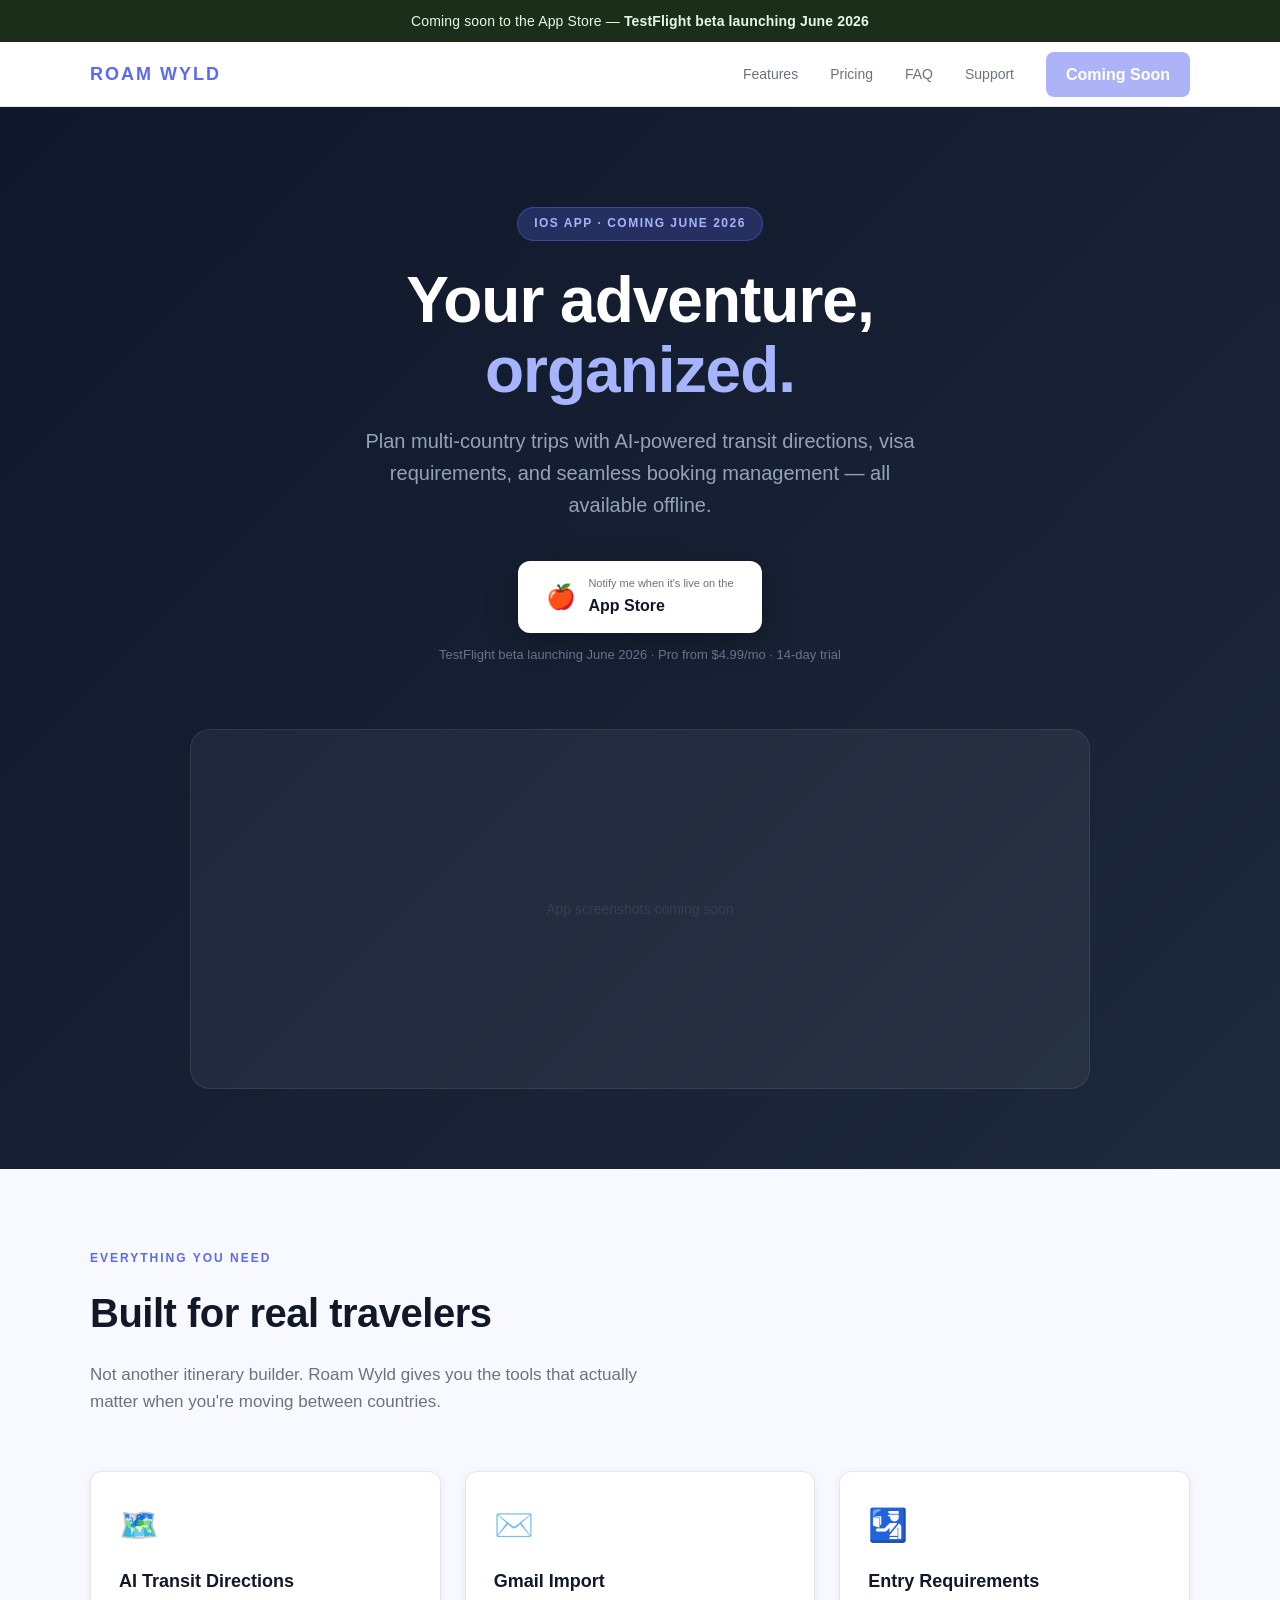
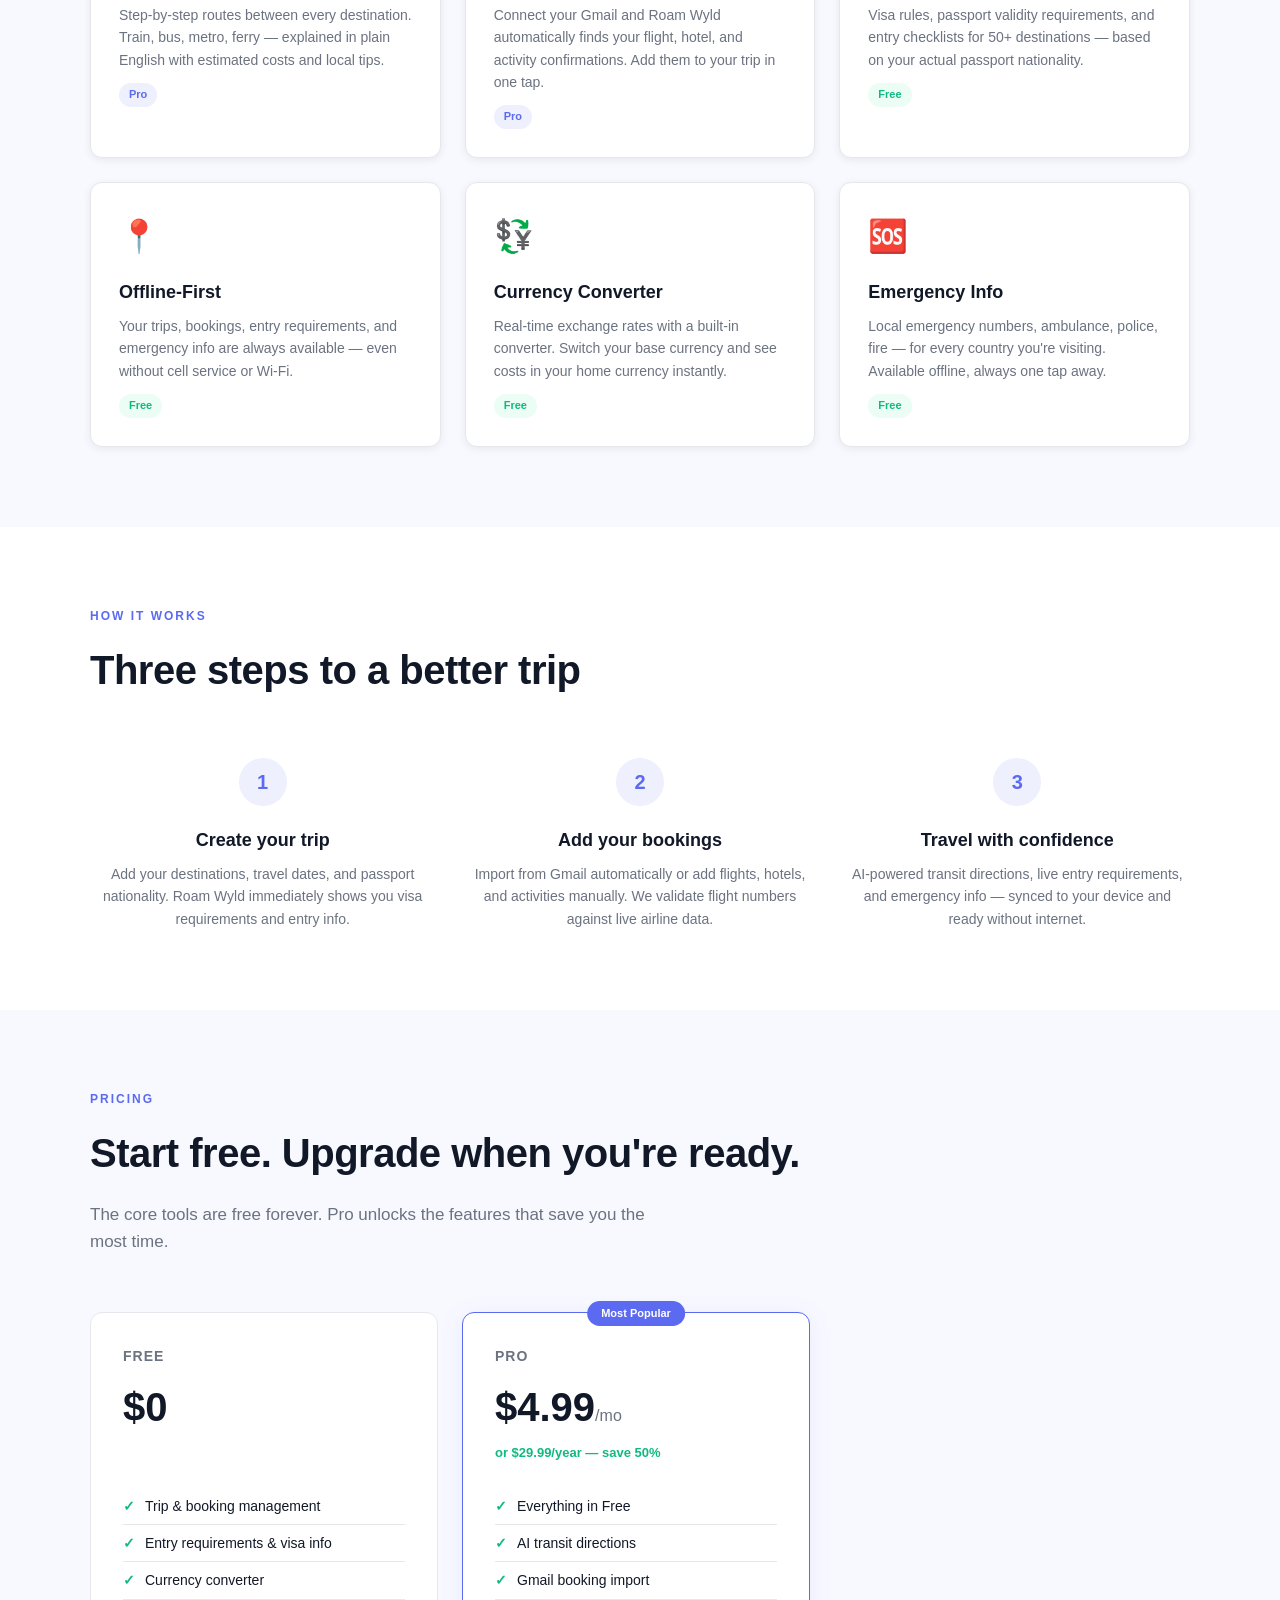
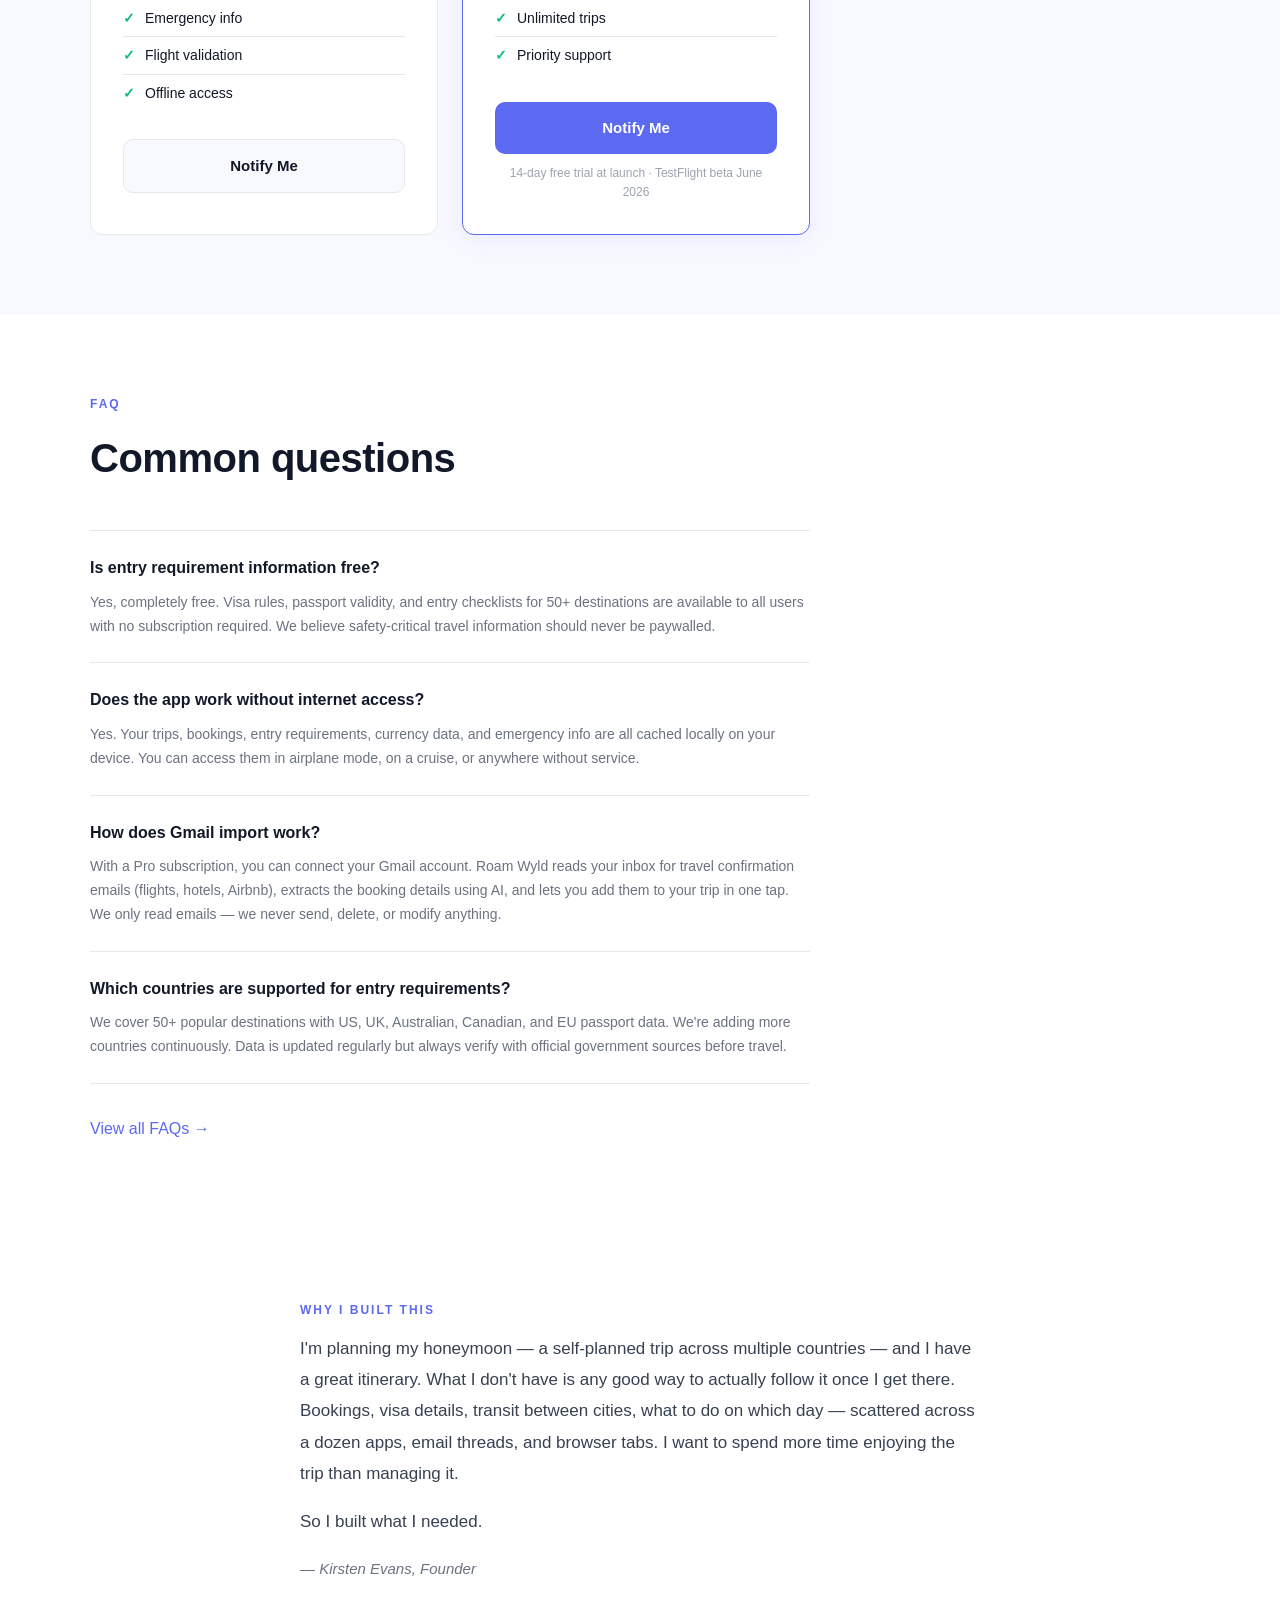
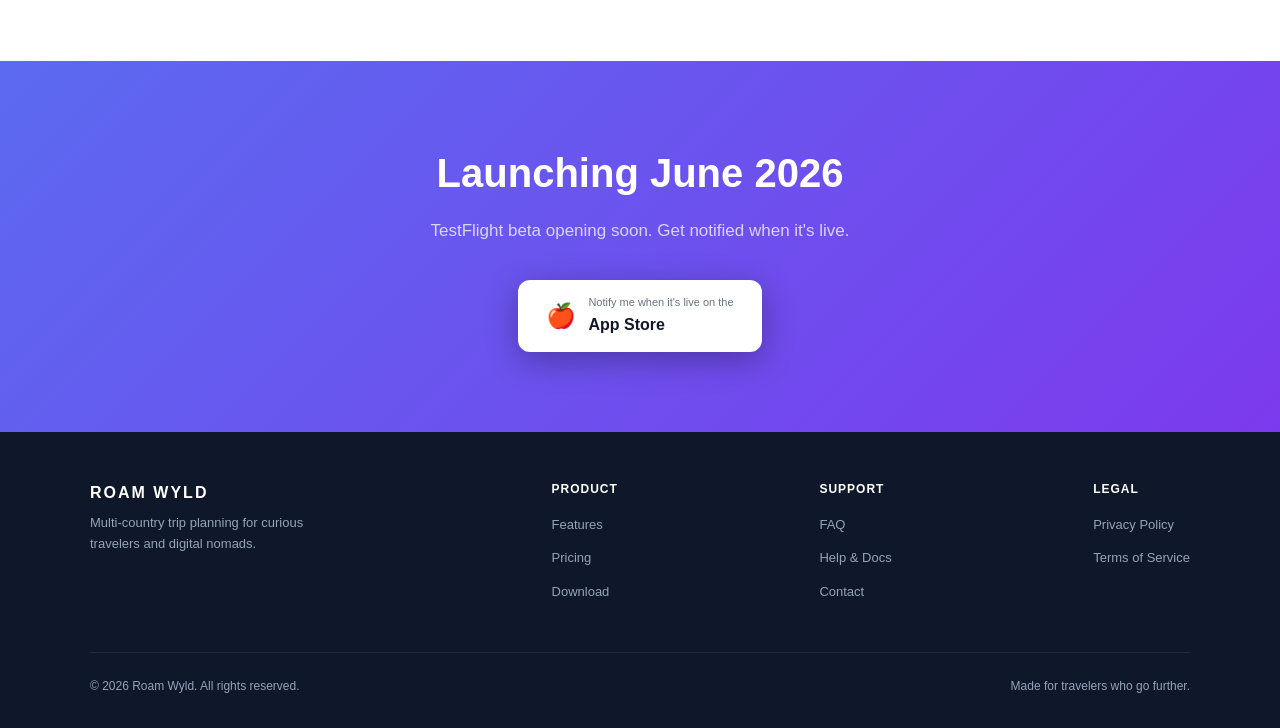
<file: index.html>
<!DOCTYPE html>
<html lang="en">
<head>
  <meta charset="UTF-8" />
  <meta name="viewport" content="width=device-width, initial-scale=1.0" />
  <title>Roam Wyld — Your Adventure, Organized</title>
  <meta name="description" content="Plan multi-country trips with AI-powered transit directions, visa requirements, Gmail booking import, and offline-first travel tools." />
  <meta property="og:title" content="Roam Wyld — Your Adventure, Organized" />
  <meta property="og:description" content="AI transit directions, visa requirements, Gmail import, and offline maps. Everything you need for your next adventure." />
  <meta property="og:type" content="website" />
  <meta property="og:url" content="https://roamwyld.app" />
  <link rel="stylesheet" href="style.css" />
  <script>
    !function(t,e){var o,n,p,r;e.__SV||(window.posthog=e,e._i=[],e.init=function(i,s,a){function g(t,e){var o=e.split(".");2==o.length&&(t=t[o[0]],e=o[1]);t[e]=function(){t.push([e].concat(Array.prototype.slice.call(arguments,0)))}}(p=t.createElement("script")).type="text/javascript",p.crossOrigin="anonymous",p.async=!0,p.src=s.api_host.replace(".i.posthog.com","-assets.i.posthog.com")+"/static/array.js",(r=t.getElementsByTagName("script")[0]).parentNode.insertBefore(p,r);var u=e;for(void 0!==a?u=e[a]=[]:a="posthog",u.people=u.people||[],u.toString=function(t){var e="posthog";return"posthog"!==a&&(e+="."+a),t||(e+=" (stub)"),e},u.people.toString=function(){return u.toString(1)+" (stub)"},o="capture identify alias people.set people.set_once set_config register register_once unregister opt_out_capturing has_opted_out_capturing opt_in_capturing reset isFeatureEnabled onFeatureFlags getFeatureFlag getFeatureFlagPayload reloadFeatureFlags group updateEarlyAccessFeatureEnrollment getEarlyAccessFeatures getActiveMatchingSurveys getSurveys onSessionId setPersonPropertiesForFlags".split(" "),n=0;n<o.length;n++)g(u,o[n]);e._i.push([i,s,a])},e.__SV=1)}(document,window.posthog||(window.posthog=[]));
    posthog.init('phc_uDBUoRnf2v2D2bRngUqBGKkCqaQuQaiWokRHupjGr9HW', {api_host: 'https://us.i.posthog.com', person_profiles: 'identified_only'})
  </script>
</head>
<body>

<div style="background:#1a2e1a;color:#e8f5e8;text-align:center;padding:10px 16px;font-size:14px;font-weight:500;letter-spacing:0.01em;">
  Coming soon to the App Store — <strong>TestFlight beta launching June 2026</strong>
</div>

<nav>
  <div class="nav-inner">
    <a href="/" class="nav-logo">ROAM WYLD</a>
    <div class="nav-links">
      <a href="#features" class="nav-link-hide">Features</a>
      <a href="#pricing" class="nav-link-hide">Pricing</a>
      <a href="faq.html" class="nav-link-hide">FAQ</a>
      <a href="support.html" class="nav-link-hide">Support</a>
      <span class="nav-cta" style="opacity:0.5;cursor:default;">Coming Soon</span>
    </div>
  </div>
</nav>

<!-- HERO -->
<section class="hero">
  <div class="hero-badge">iOS App · Coming June 2026</div>
  <h1>Your adventure,<br><span>organized.</span></h1>
  <p>Plan multi-country trips with AI-powered transit directions, visa requirements, and seamless booking management — all available offline.</p>
  <div class="hero-actions">
    <a href="mailto:support@roamwyld.app?subject=Notify me when Roam Wyld launches" class="btn-appstore" id="download">
      <span class="btn-appstore-icon">🍎</span>
      <span class="btn-appstore-text">
        <span class="btn-appstore-sub">Notify me when it's live on the</span>
        App Store
      </span>
    </a>
    <span class="hero-meta">TestFlight beta launching June 2026 · Pro from $4.99/mo · 14-day trial</span>
  </div>
  <div class="hero-screenshot">
    <span class="hero-screenshot-placeholder">App screenshots coming soon</span>
  </div>
</section>

<!-- FEATURES -->
<section class="features-bg" id="features">
  <div class="section-inner">
    <p class="section-label">Everything you need</p>
    <h2 class="section-title">Built for real travelers</h2>
    <p class="section-sub">Not another itinerary builder. Roam Wyld gives you the tools that actually matter when you're moving between countries.</p>

    <div class="features-grid">
      <div class="feature-card">
        <span class="feature-icon">🗺️</span>
        <h3>AI Transit Directions</h3>
        <p>Step-by-step routes between every destination. Train, bus, metro, ferry — explained in plain English with estimated costs and local tips.</p>
        <span class="feature-badge badge-pro">Pro</span>
      </div>
      <div class="feature-card">
        <span class="feature-icon">✉️</span>
        <h3>Gmail Import</h3>
        <p>Connect your Gmail and Roam Wyld automatically finds your flight, hotel, and activity confirmations. Add them to your trip in one tap.</p>
        <span class="feature-badge badge-pro">Pro</span>
      </div>
      <div class="feature-card">
        <span class="feature-icon">🛂</span>
        <h3>Entry Requirements</h3>
        <p>Visa rules, passport validity requirements, and entry checklists for 50+ destinations — based on your actual passport nationality.</p>
        <span class="feature-badge badge-free">Free</span>
      </div>
      <div class="feature-card">
        <span class="feature-icon">📍</span>
        <h3>Offline-First</h3>
        <p>Your trips, bookings, entry requirements, and emergency info are always available — even without cell service or Wi-Fi.</p>
        <span class="feature-badge badge-free">Free</span>
      </div>
      <div class="feature-card">
        <span class="feature-icon">💱</span>
        <h3>Currency Converter</h3>
        <p>Real-time exchange rates with a built-in converter. Switch your base currency and see costs in your home currency instantly.</p>
        <span class="feature-badge badge-free">Free</span>
      </div>
      <div class="feature-card">
        <span class="feature-icon">🆘</span>
        <h3>Emergency Info</h3>
        <p>Local emergency numbers, ambulance, police, fire — for every country you're visiting. Available offline, always one tap away.</p>
        <span class="feature-badge badge-free">Free</span>
      </div>
    </div>
  </div>
</section>

<!-- HOW IT WORKS -->
<section>
  <div class="section-inner">
    <p class="section-label">How it works</p>
    <h2 class="section-title">Three steps to a better trip</h2>
    <div class="steps">
      <div class="step">
        <div class="step-number">1</div>
        <h3>Create your trip</h3>
        <p>Add your destinations, travel dates, and passport nationality. Roam Wyld immediately shows you visa requirements and entry info.</p>
      </div>
      <div class="step">
        <div class="step-number">2</div>
        <h3>Add your bookings</h3>
        <p>Import from Gmail automatically or add flights, hotels, and activities manually. We validate flight numbers against live airline data.</p>
      </div>
      <div class="step">
        <div class="step-number">3</div>
        <h3>Travel with confidence</h3>
        <p>AI-powered transit directions, live entry requirements, and emergency info — synced to your device and ready without internet.</p>
      </div>
    </div>
  </div>
</section>

<!-- PRICING -->
<section class="pricing-bg" id="pricing">
  <div class="section-inner">
    <p class="section-label">Pricing</p>
    <h2 class="section-title">Start free. Upgrade when you're ready.</h2>
    <p class="section-sub">The core tools are free forever. Pro unlocks the features that save you the most time.</p>
    <div class="pricing-grid">
      <div class="pricing-card">
        <div class="pricing-name">Free</div>
        <div class="pricing-price">$0</div>
        <div class="pricing-annual">&nbsp;</div>
        <ul class="pricing-features">
          <li><span class="check">✓</span> Trip & booking management</li>
          <li><span class="check">✓</span> Entry requirements & visa info</li>
          <li><span class="check">✓</span> Currency converter</li>
          <li><span class="check">✓</span> Emergency info</li>
          <li><span class="check">✓</span> Flight validation</li>
          <li><span class="check">✓</span> Offline access</li>
        </ul>
        <a href="mailto:support@roamwyld.app?subject=Notify me when Roam Wyld launches" class="pricing-btn pricing-btn-secondary">Notify Me</a>
      </div>
      <div class="pricing-card featured">
        <div class="pricing-badge">Most Popular</div>
        <div class="pricing-name">Pro</div>
        <div class="pricing-price">$4.99<span>/mo</span></div>
        <div class="pricing-annual">or $29.99/year — save 50%</div>
        <ul class="pricing-features">
          <li><span class="check">✓</span> Everything in Free</li>
          <li><span class="check">✓</span> AI transit directions</li>
          <li><span class="check">✓</span> Gmail booking import</li>
          <li><span class="check">✓</span> Unlimited trips</li>
          <li><span class="check">✓</span> Priority support</li>
        </ul>
        <a href="mailto:support@roamwyld.app?subject=Notify me when Roam Wyld launches" class="pricing-btn pricing-btn-primary">Notify Me</a>
        <p class="pricing-trial">14-day free trial at launch · TestFlight beta June 2026</p>
      </div>
    </div>
  </div>
</section>

<!-- FAQ PREVIEW -->
<section>
  <div class="section-inner">
    <p class="section-label">FAQ</p>
    <h2 class="section-title">Common questions</h2>
    <div class="faq-list">
      <div class="faq-item">
        <p class="faq-q">Is entry requirement information free?</p>
        <p class="faq-a">Yes, completely free. Visa rules, passport validity, and entry checklists for 50+ destinations are available to all users with no subscription required. We believe safety-critical travel information should never be paywalled.</p>
      </div>
      <div class="faq-item">
        <p class="faq-q">Does the app work without internet access?</p>
        <p class="faq-a">Yes. Your trips, bookings, entry requirements, currency data, and emergency info are all cached locally on your device. You can access them in airplane mode, on a cruise, or anywhere without service.</p>
      </div>
      <div class="faq-item">
        <p class="faq-q">How does Gmail import work?</p>
        <p class="faq-a">With a Pro subscription, you can connect your Gmail account. Roam Wyld reads your inbox for travel confirmation emails (flights, hotels, Airbnb), extracts the booking details using AI, and lets you add them to your trip in one tap. We only read emails — we never send, delete, or modify anything.</p>
      </div>
      <div class="faq-item">
        <p class="faq-q">Which countries are supported for entry requirements?</p>
        <p class="faq-a">We cover 50+ popular destinations with US, UK, Australian, Canadian, and EU passport data. We're adding more countries continuously. Data is updated regularly but always verify with official government sources before travel.</p>
      </div>
    </div>
    <p style="margin-top:32px;"><a href="faq.html">View all FAQs →</a></p>
  </div>
</section>

<!-- CTA -->
<!-- FOUNDER -->
<section>
  <div class="section-inner" style="max-width:680px;">
    <p class="section-label">Why I built this</p>
    <p style="font-size:17px;line-height:1.85;color:#374151;margin-bottom:16px;">
      I'm planning my honeymoon — a self-planned trip across multiple countries — and I have a great itinerary. What I don't have is any good way to actually follow it once I get there. Bookings, visa details, transit between cities, what to do on which day — scattered across a dozen apps, email threads, and browser tabs. I want to spend more time enjoying the trip than managing it.
    </p>
    <p style="font-size:17px;line-height:1.85;color:#374151;margin-bottom:20px;">
      So I built what I needed.
    </p>
    <p style="font-size:15px;color:#6B7280;font-style:italic;">— Kirsten Evans, Founder</p>
  </div>
</section>

<div class="cta-band">
  <h2>Launching June 2026</h2>
  <p>TestFlight beta opening soon. Get notified when it's live.</p>
  <a href="mailto:support@roamwyld.app?subject=Notify me when Roam Wyld launches" class="btn-appstore" style="display:inline-flex;">
    <span class="btn-appstore-icon">🍎</span>
    <span class="btn-appstore-text">
      <span class="btn-appstore-sub">Notify me when it's live on the</span>
      App Store
    </span>
  </a>
</div>

<footer>
  <div class="footer-inner">
    <div class="footer-top">
      <div class="footer-brand">
        <div class="logo">ROAM WYLD</div>
        <p>Multi-country trip planning for curious travelers and digital nomads.</p>
      </div>
      <div class="footer-links">
        <h4>Product</h4>
        <ul>
          <li><a href="#features">Features</a></li>
          <li><a href="#pricing">Pricing</a></li>
          <li><a href="#download">Download</a></li>
        </ul>
      </div>
      <div class="footer-links">
        <h4>Support</h4>
        <ul>
          <li><a href="faq.html">FAQ</a></li>
          <li><a href="support.html">Help & Docs</a></li>
          <li><a href="mailto:support@roamwyld.app">Contact</a></li>
        </ul>
      </div>
      <div class="footer-links">
        <h4>Legal</h4>
        <ul>
          <li><a href="privacy.html">Privacy Policy</a></li>
          <li><a href="terms.html">Terms of Service</a></li>
        </ul>
      </div>
    </div>
    <div class="footer-bottom">
      <span>© 2026 Roam Wyld. All rights reserved.</span>
      <span>Made for travelers who go further.</span>
    </div>
  </div>
</footer>

</body>
</html>
</file>
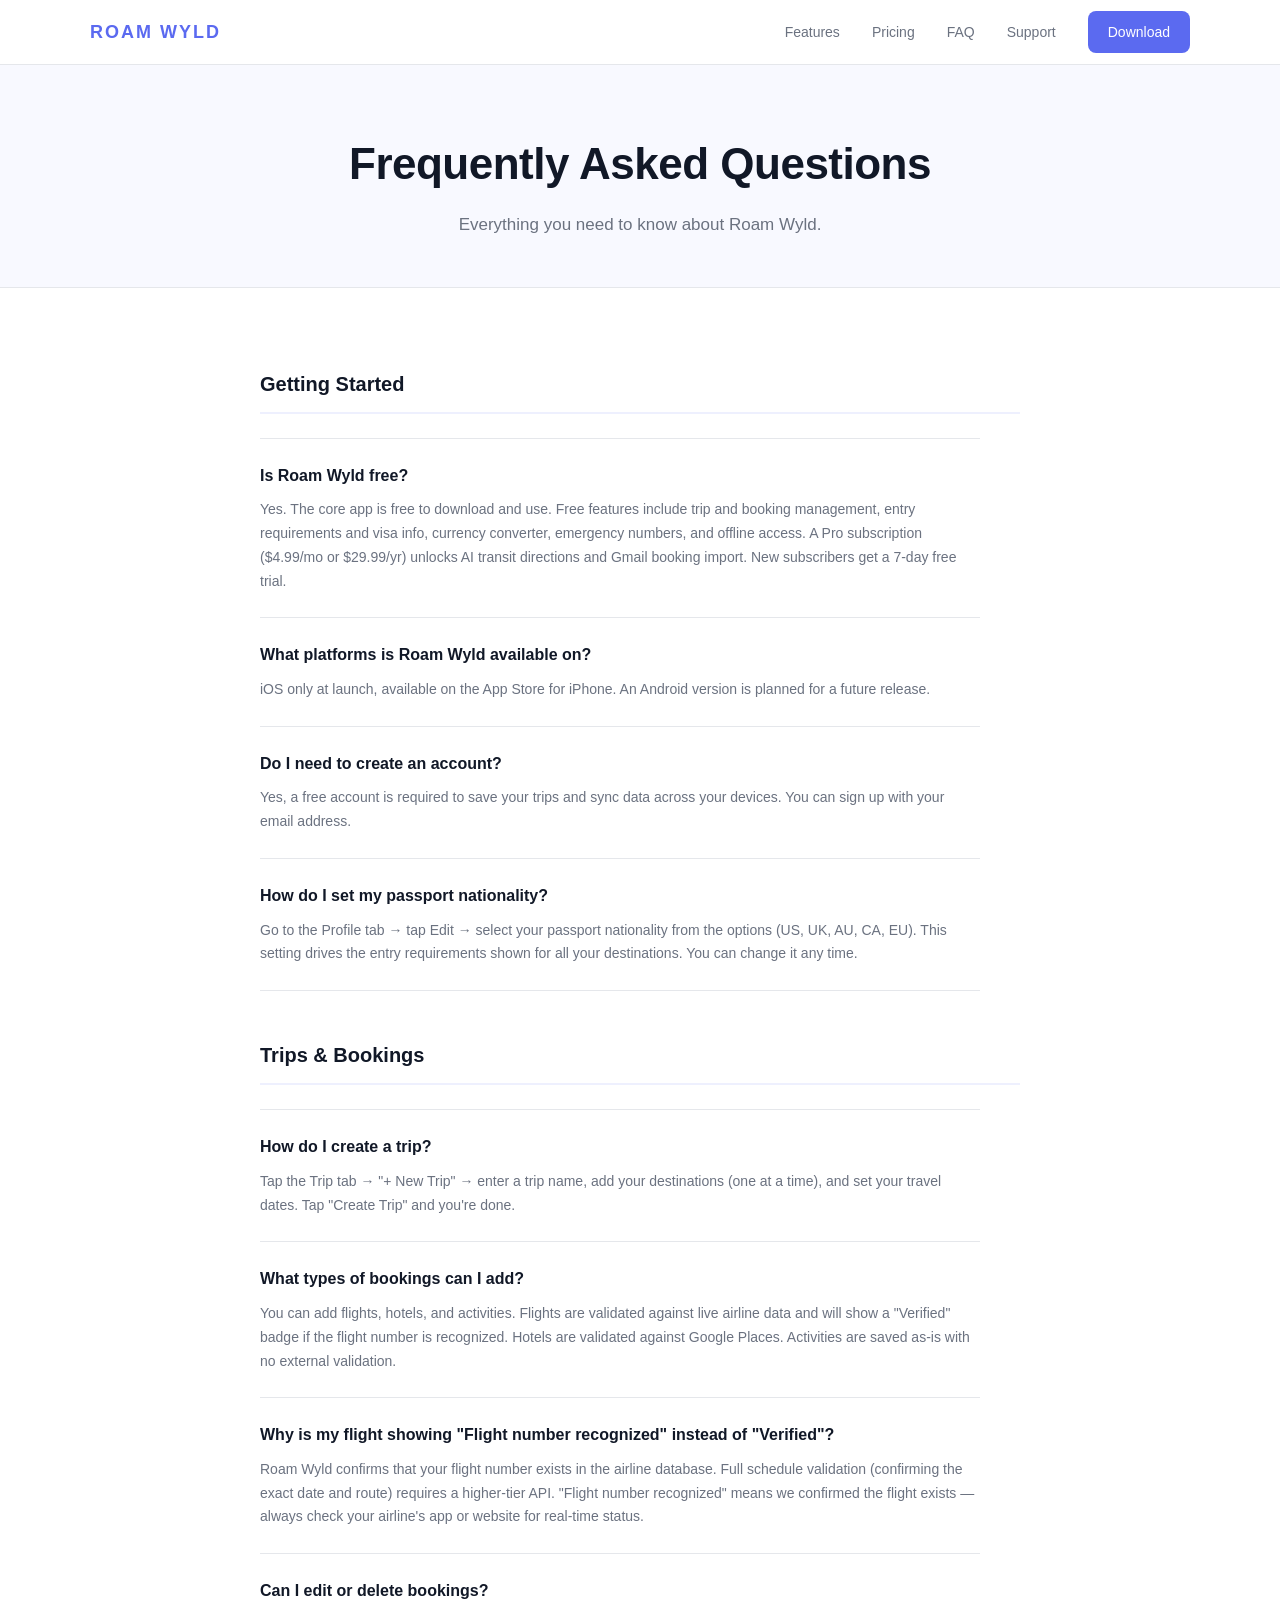
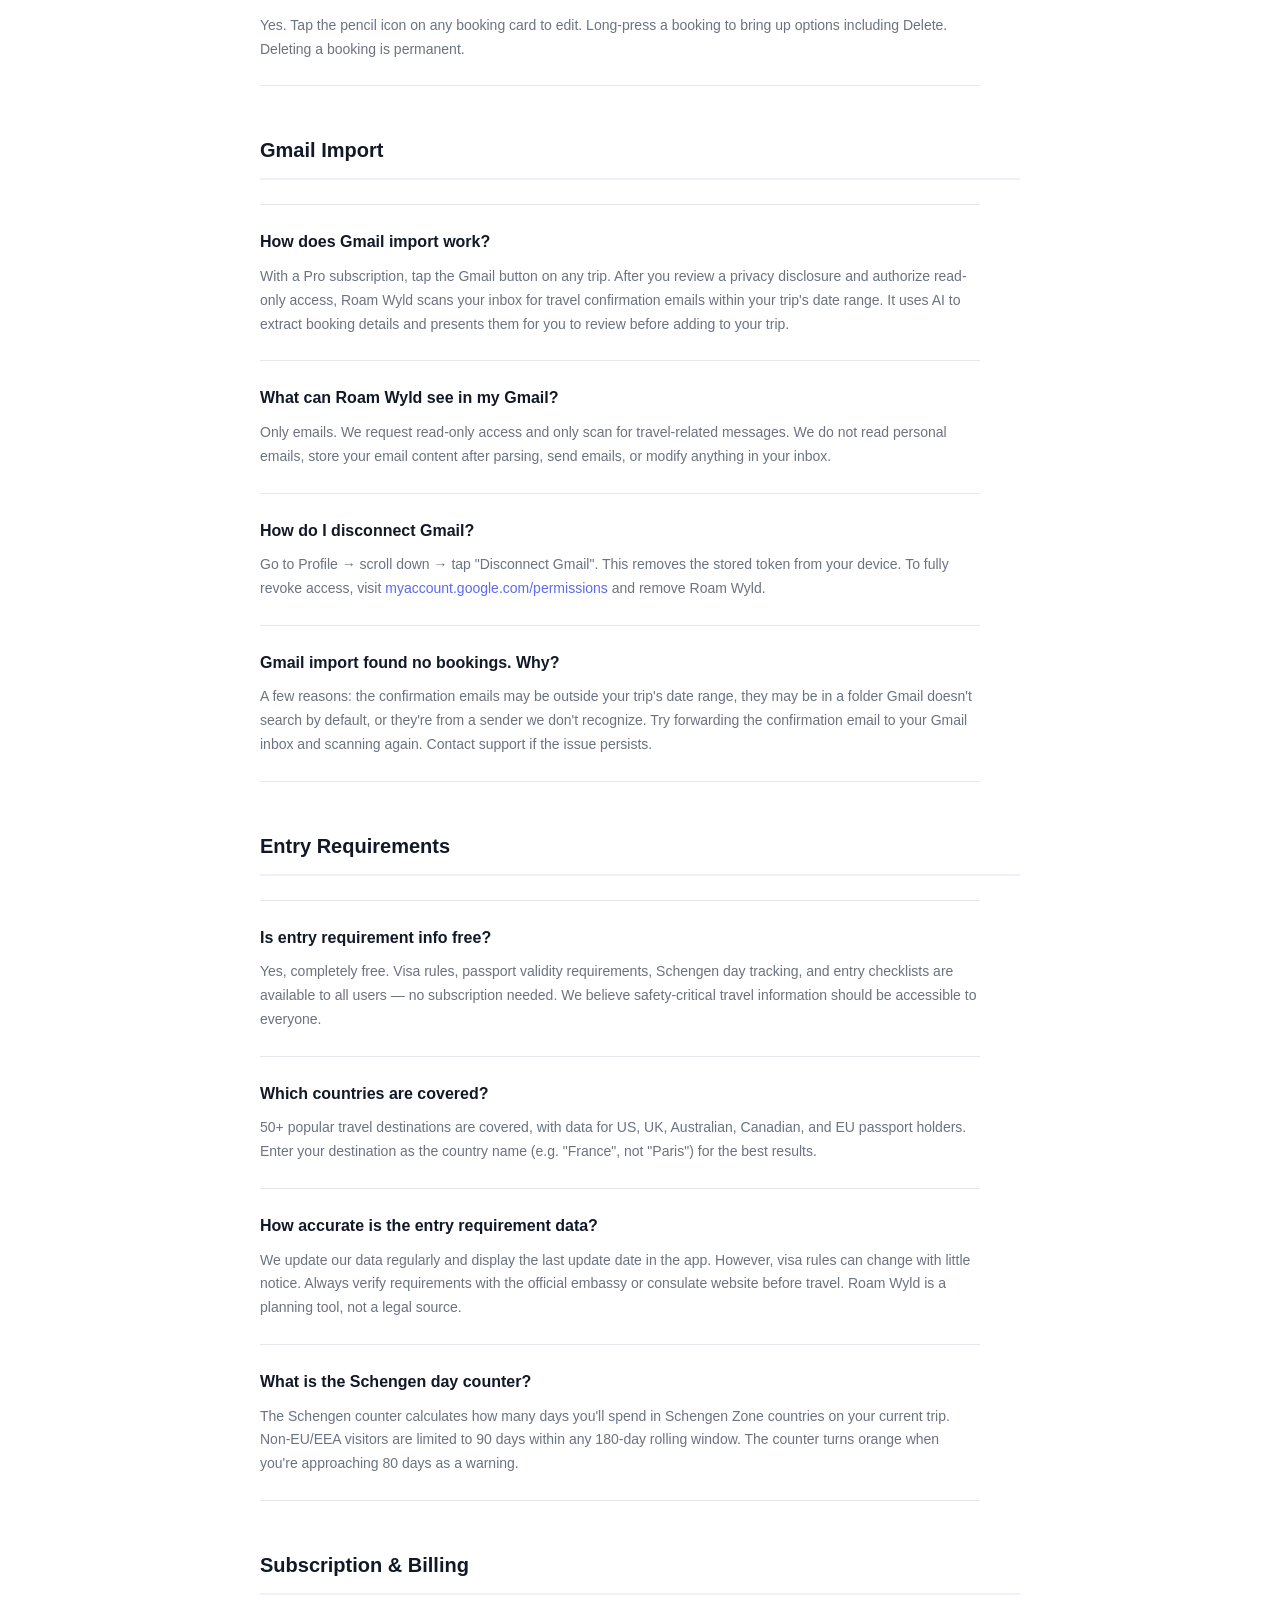
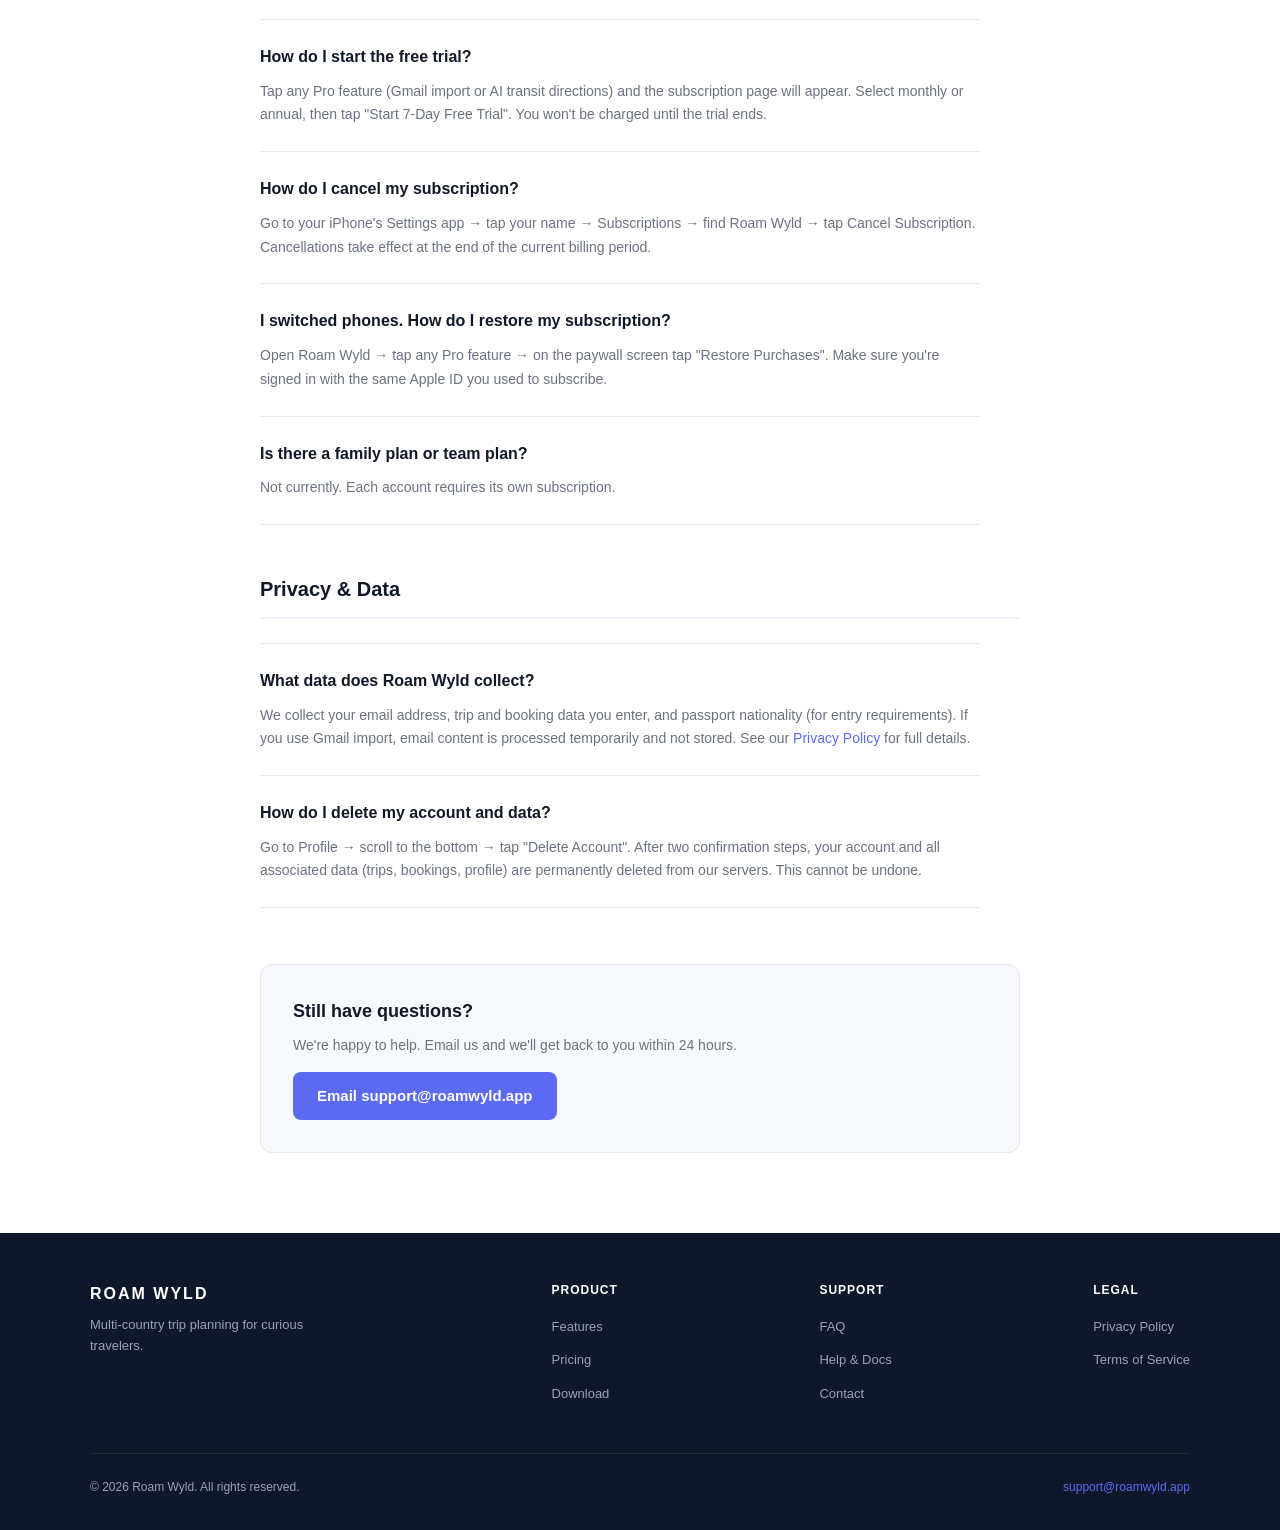
<file: faq.html>
<!DOCTYPE html>
<html lang="en">
<head>
  <meta charset="UTF-8" />
  <meta name="viewport" content="width=device-width, initial-scale=1.0" />
  <title>FAQ — Roam Wyld</title>
  <meta name="description" content="Frequently asked questions about Roam Wyld — trip planning, subscriptions, Gmail import, entry requirements, and more." />
  <link rel="stylesheet" href="style.css" />
</head>
<body>

<nav>
  <div class="nav-inner">
    <a href="/" class="nav-logo">ROAM WYLD</a>
    <div class="nav-links">
      <a href="/#features" class="nav-link-hide">Features</a>
      <a href="/#pricing" class="nav-link-hide">Pricing</a>
      <a href="faq.html">FAQ</a>
      <a href="support.html" class="nav-link-hide">Support</a>
      <a href="/#download" class="nav-cta">Download</a>
    </div>
  </div>
</nav>

<div class="page-hero">
  <h1>Frequently Asked Questions</h1>
  <p>Everything you need to know about Roam Wyld.</p>
</div>

<section>
  <div class="section-inner" style="max-width:760px;">

    <h2 style="font-size:20px;font-weight:700;margin-bottom:24px;padding-bottom:12px;border-bottom:2px solid var(--primary-light);">Getting Started</h2>
    <div class="faq-list" style="margin-top:0;">
      <div class="faq-item">
        <p class="faq-q">Is Roam Wyld free?</p>
        <p class="faq-a">Yes. The core app is free to download and use. Free features include trip and booking management, entry requirements and visa info, currency converter, emergency numbers, and offline access. A Pro subscription ($4.99/mo or $29.99/yr) unlocks AI transit directions and Gmail booking import. New subscribers get a 7-day free trial.</p>
      </div>
      <div class="faq-item">
        <p class="faq-q">What platforms is Roam Wyld available on?</p>
        <p class="faq-a">iOS only at launch, available on the App Store for iPhone. An Android version is planned for a future release.</p>
      </div>
      <div class="faq-item">
        <p class="faq-q">Do I need to create an account?</p>
        <p class="faq-a">Yes, a free account is required to save your trips and sync data across your devices. You can sign up with your email address.</p>
      </div>
      <div class="faq-item">
        <p class="faq-q">How do I set my passport nationality?</p>
        <p class="faq-a">Go to the Profile tab → tap Edit → select your passport nationality from the options (US, UK, AU, CA, EU). This setting drives the entry requirements shown for all your destinations. You can change it any time.</p>
      </div>
    </div>

    <h2 style="font-size:20px;font-weight:700;margin:48px 0 24px;padding-bottom:12px;border-bottom:2px solid var(--primary-light);">Trips & Bookings</h2>
    <div class="faq-list" style="margin-top:0;">
      <div class="faq-item">
        <p class="faq-q">How do I create a trip?</p>
        <p class="faq-a">Tap the Trip tab → "+ New Trip" → enter a trip name, add your destinations (one at a time), and set your travel dates. Tap "Create Trip" and you're done.</p>
      </div>
      <div class="faq-item">
        <p class="faq-q">What types of bookings can I add?</p>
        <p class="faq-a">You can add flights, hotels, and activities. Flights are validated against live airline data and will show a "Verified" badge if the flight number is recognized. Hotels are validated against Google Places. Activities are saved as-is with no external validation.</p>
      </div>
      <div class="faq-item">
        <p class="faq-q">Why is my flight showing "Flight number recognized" instead of "Verified"?</p>
        <p class="faq-a">Roam Wyld confirms that your flight number exists in the airline database. Full schedule validation (confirming the exact date and route) requires a higher-tier API. "Flight number recognized" means we confirmed the flight exists — always check your airline's app or website for real-time status.</p>
      </div>
      <div class="faq-item">
        <p class="faq-q">Can I edit or delete bookings?</p>
        <p class="faq-a">Yes. Tap the pencil icon on any booking card to edit. Long-press a booking to bring up options including Delete. Deleting a booking is permanent.</p>
      </div>
    </div>

    <h2 style="font-size:20px;font-weight:700;margin:48px 0 24px;padding-bottom:12px;border-bottom:2px solid var(--primary-light);">Gmail Import</h2>
    <div class="faq-list" style="margin-top:0;">
      <div class="faq-item">
        <p class="faq-q">How does Gmail import work?</p>
        <p class="faq-a">With a Pro subscription, tap the Gmail button on any trip. After you review a privacy disclosure and authorize read-only access, Roam Wyld scans your inbox for travel confirmation emails within your trip's date range. It uses AI to extract booking details and presents them for you to review before adding to your trip.</p>
      </div>
      <div class="faq-item">
        <p class="faq-q">What can Roam Wyld see in my Gmail?</p>
        <p class="faq-a">Only emails. We request read-only access and only scan for travel-related messages. We do not read personal emails, store your email content after parsing, send emails, or modify anything in your inbox.</p>
      </div>
      <div class="faq-item">
        <p class="faq-q">How do I disconnect Gmail?</p>
        <p class="faq-a">Go to Profile → scroll down → tap "Disconnect Gmail". This removes the stored token from your device. To fully revoke access, visit <a href="https://myaccount.google.com/permissions" target="_blank">myaccount.google.com/permissions</a> and remove Roam Wyld.</p>
      </div>
      <div class="faq-item">
        <p class="faq-q">Gmail import found no bookings. Why?</p>
        <p class="faq-a">A few reasons: the confirmation emails may be outside your trip's date range, they may be in a folder Gmail doesn't search by default, or they're from a sender we don't recognize. Try forwarding the confirmation email to your Gmail inbox and scanning again. Contact support if the issue persists.</p>
      </div>
    </div>

    <h2 style="font-size:20px;font-weight:700;margin:48px 0 24px;padding-bottom:12px;border-bottom:2px solid var(--primary-light);">Entry Requirements</h2>
    <div class="faq-list" style="margin-top:0;">
      <div class="faq-item">
        <p class="faq-q">Is entry requirement info free?</p>
        <p class="faq-a">Yes, completely free. Visa rules, passport validity requirements, Schengen day tracking, and entry checklists are available to all users — no subscription needed. We believe safety-critical travel information should be accessible to everyone.</p>
      </div>
      <div class="faq-item">
        <p class="faq-q">Which countries are covered?</p>
        <p class="faq-a">50+ popular travel destinations are covered, with data for US, UK, Australian, Canadian, and EU passport holders. Enter your destination as the country name (e.g. "France", not "Paris") for the best results.</p>
      </div>
      <div class="faq-item">
        <p class="faq-q">How accurate is the entry requirement data?</p>
        <p class="faq-a">We update our data regularly and display the last update date in the app. However, visa rules can change with little notice. Always verify requirements with the official embassy or consulate website before travel. Roam Wyld is a planning tool, not a legal source.</p>
      </div>
      <div class="faq-item">
        <p class="faq-q">What is the Schengen day counter?</p>
        <p class="faq-a">The Schengen counter calculates how many days you'll spend in Schengen Zone countries on your current trip. Non-EU/EEA visitors are limited to 90 days within any 180-day rolling window. The counter turns orange when you're approaching 80 days as a warning.</p>
      </div>
    </div>

    <h2 style="font-size:20px;font-weight:700;margin:48px 0 24px;padding-bottom:12px;border-bottom:2px solid var(--primary-light);">Subscription & Billing</h2>
    <div class="faq-list" style="margin-top:0;">
      <div class="faq-item">
        <p class="faq-q">How do I start the free trial?</p>
        <p class="faq-a">Tap any Pro feature (Gmail import or AI transit directions) and the subscription page will appear. Select monthly or annual, then tap "Start 7-Day Free Trial". You won't be charged until the trial ends.</p>
      </div>
      <div class="faq-item">
        <p class="faq-q">How do I cancel my subscription?</p>
        <p class="faq-a">Go to your iPhone's Settings app → tap your name → Subscriptions → find Roam Wyld → tap Cancel Subscription. Cancellations take effect at the end of the current billing period.</p>
      </div>
      <div class="faq-item">
        <p class="faq-q">I switched phones. How do I restore my subscription?</p>
        <p class="faq-a">Open Roam Wyld → tap any Pro feature → on the paywall screen tap "Restore Purchases". Make sure you're signed in with the same Apple ID you used to subscribe.</p>
      </div>
      <div class="faq-item">
        <p class="faq-q">Is there a family plan or team plan?</p>
        <p class="faq-a">Not currently. Each account requires its own subscription.</p>
      </div>
    </div>

    <h2 style="font-size:20px;font-weight:700;margin:48px 0 24px;padding-bottom:12px;border-bottom:2px solid var(--primary-light);">Privacy & Data</h2>
    <div class="faq-list" style="margin-top:0;">
      <div class="faq-item">
        <p class="faq-q">What data does Roam Wyld collect?</p>
        <p class="faq-a">We collect your email address, trip and booking data you enter, and passport nationality (for entry requirements). If you use Gmail import, email content is processed temporarily and not stored. See our <a href="privacy.html">Privacy Policy</a> for full details.</p>
      </div>
      <div class="faq-item">
        <p class="faq-q">How do I delete my account and data?</p>
        <p class="faq-a">Go to Profile → scroll to the bottom → tap "Delete Account". After two confirmation steps, your account and all associated data (trips, bookings, profile) are permanently deleted from our servers. This cannot be undone.</p>
      </div>
    </div>

    <div style="margin-top:56px;padding:32px;background:var(--bg-alt);border-radius:var(--radius);border:1px solid var(--border);">
      <h3 style="font-size:18px;font-weight:700;margin-bottom:8px;">Still have questions?</h3>
      <p style="font-size:14px;color:var(--text-muted);margin-bottom:16px;">We're happy to help. Email us and we'll get back to you within 24 hours.</p>
      <a href="mailto:support@roamwyld.app" class="contact-email">Email support@roamwyld.app</a>
    </div>

  </div>
</section>

<footer>
  <div class="footer-inner">
    <div class="footer-top">
      <div class="footer-brand">
        <div class="logo">ROAM WYLD</div>
        <p>Multi-country trip planning for curious travelers.</p>
      </div>
      <div class="footer-links">
        <h4>Product</h4>
        <ul>
          <li><a href="/#features">Features</a></li>
          <li><a href="/#pricing">Pricing</a></li>
          <li><a href="/#download">Download</a></li>
        </ul>
      </div>
      <div class="footer-links">
        <h4>Support</h4>
        <ul>
          <li><a href="faq.html">FAQ</a></li>
          <li><a href="support.html">Help & Docs</a></li>
          <li><a href="mailto:support@roamwyld.app">Contact</a></li>
        </ul>
      </div>
      <div class="footer-links">
        <h4>Legal</h4>
        <ul>
          <li><a href="privacy.html">Privacy Policy</a></li>
          <li><a href="terms.html">Terms of Service</a></li>
        </ul>
      </div>
    </div>
    <div class="footer-bottom">
      <span>© 2026 Roam Wyld. All rights reserved.</span>
      <span><a href="mailto:support@roamwyld.app">support@roamwyld.app</a></span>
    </div>
  </div>
</footer>

</body>
</html>
</file>
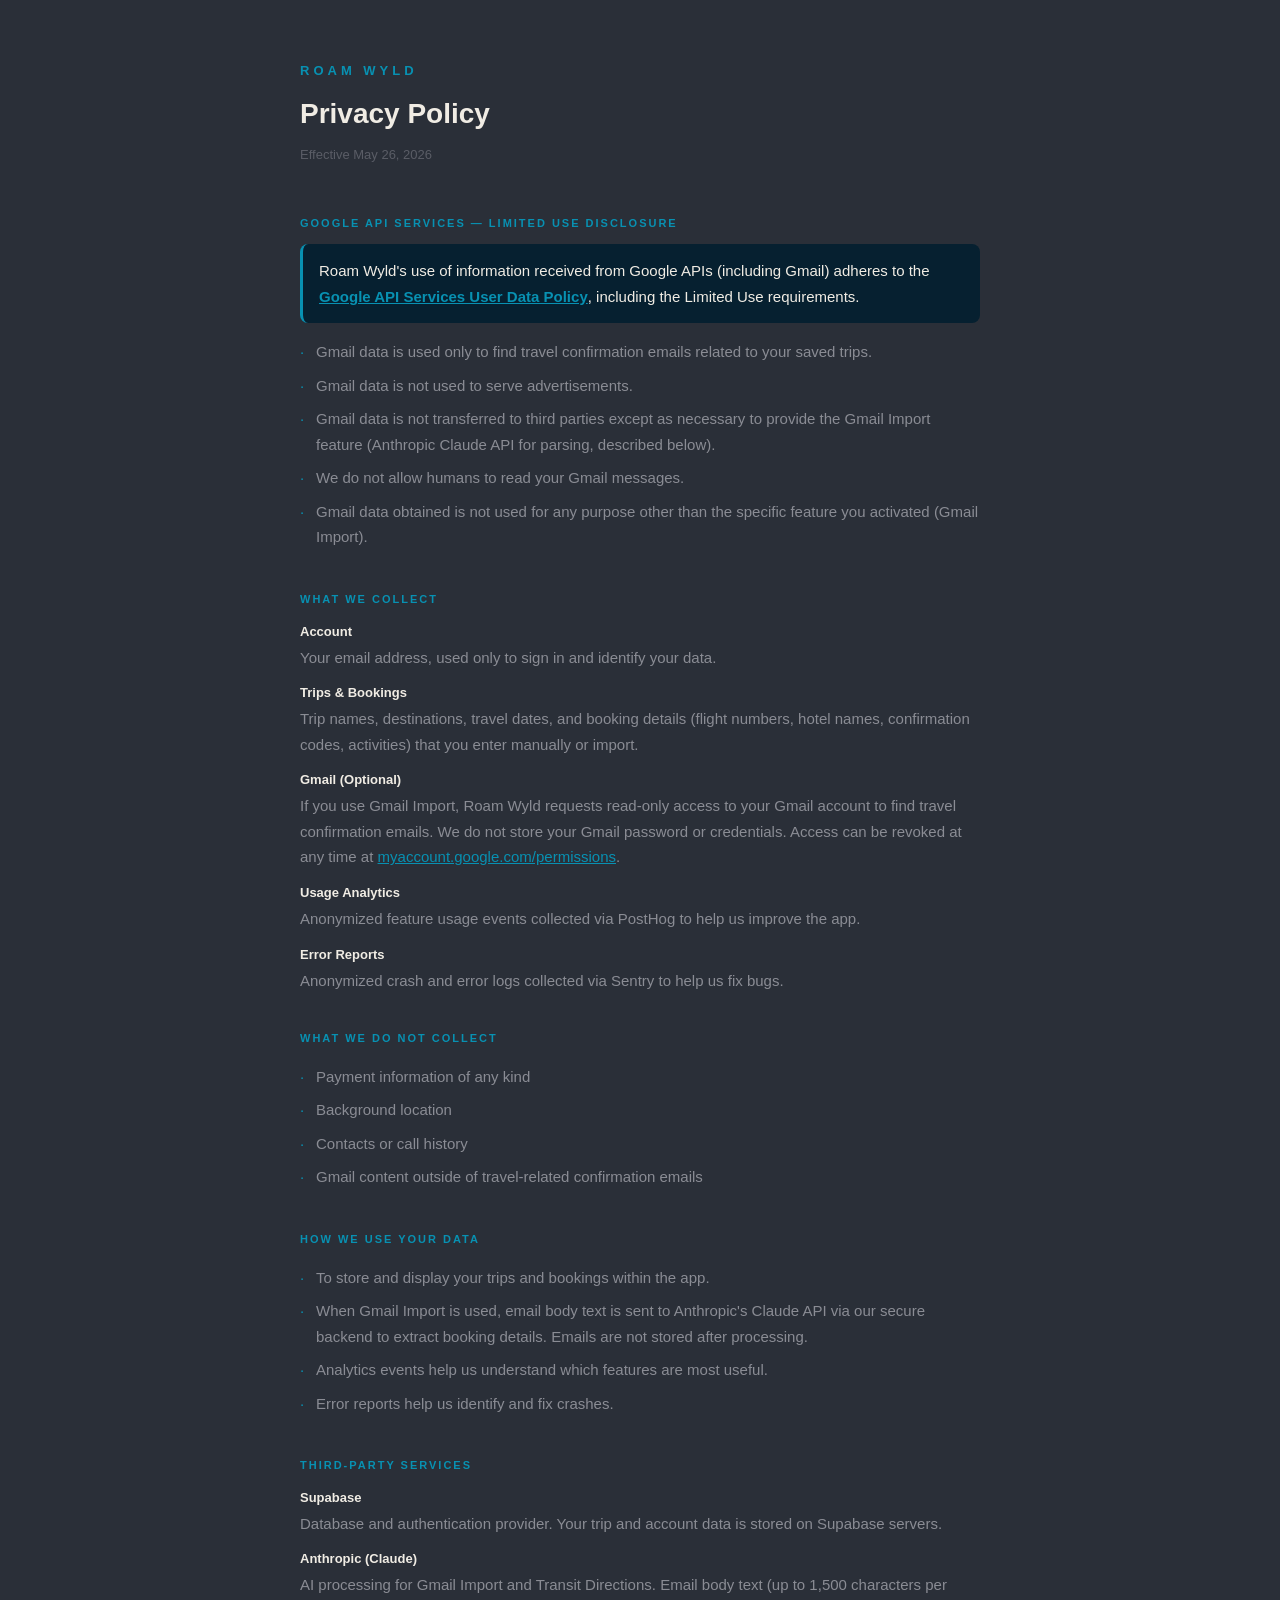
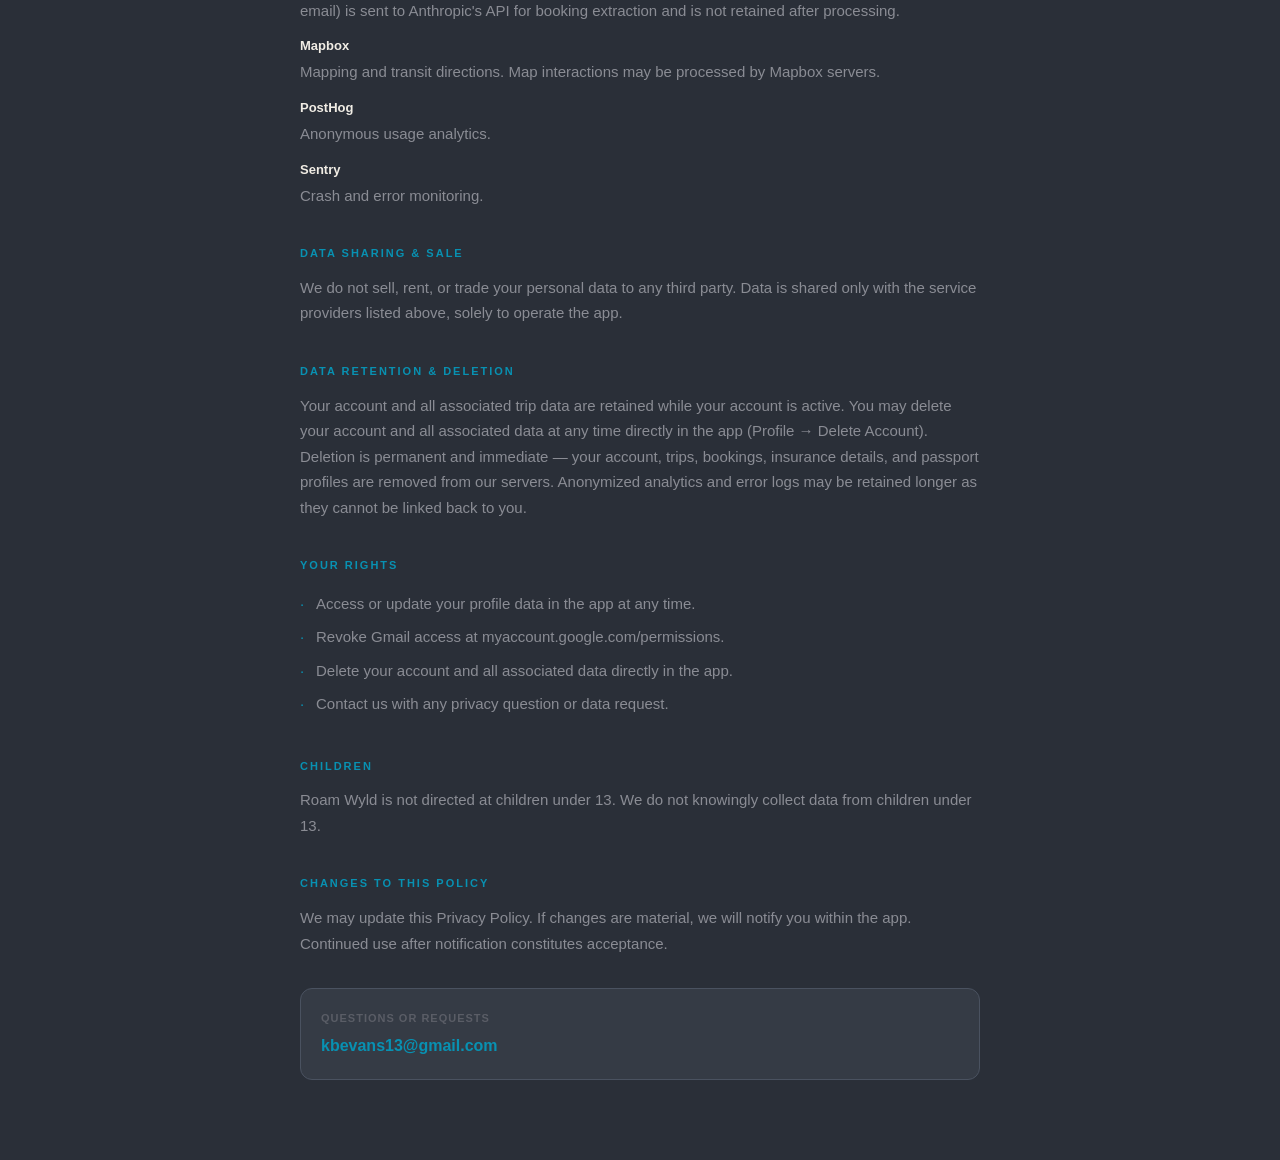
<file: privacy.html>
<!DOCTYPE html>
<html lang="en">
<head>
  <meta charset="UTF-8">
  <meta name="viewport" content="width=device-width, initial-scale=1.0">
  <title>Privacy Policy — Roam Wyld</title>
  <style>
    *, *::before, *::after { box-sizing: border-box; margin: 0; padding: 0; }
    body {
      font-family: -apple-system, BlinkMacSystemFont, 'Segoe UI', Roboto, sans-serif;
      background: #2a2f38;
      color: #f0ece4;
      line-height: 1.7;
      padding: 0 16px 80px;
    }
    .container { max-width: 680px; margin: 0 auto; padding-top: 60px; }
    .logo { font-size: 13px; font-weight: 800; letter-spacing: 4px; color: #0891b2; text-transform: uppercase; margin-bottom: 8px; }
    h1 { font-size: 28px; font-weight: 800; color: #f0ece4; margin-bottom: 6px; }
    .meta { font-size: 13px; color: #5a5d66; margin-bottom: 48px; }
    h2 { font-size: 11px; font-weight: 700; color: #0891b2; text-transform: uppercase; letter-spacing: 2px; margin-bottom: 12px; margin-top: 36px; }
    p { font-size: 15px; color: #8a8c94; margin-bottom: 12px; }
    ul { list-style: none; margin-bottom: 12px; }
    ul li { font-size: 15px; color: #8a8c94; padding: 4px 0 4px 16px; position: relative; }
    ul li::before { content: '·'; position: absolute; left: 0; color: #0891b2; }
    .highlight { background: #062030; border-left: 3px solid #0891b2; border-radius: 8px; padding: 14px 16px; margin-bottom: 12px; }
    .highlight p { color: #f0ece4; margin: 0; }
    .highlight a { color: #0891b2; font-weight: 600; }
    .label { font-size: 13px; font-weight: 700; color: #f0ece4; margin-bottom: 2px; }
    .contact { background: #353b45; border: 1px solid #4a5260; border-radius: 12px; padding: 20px; margin-top: 32px; }
    .contact-label { font-size: 11px; font-weight: 700; color: #5a5d66; text-transform: uppercase; letter-spacing: 1px; margin-bottom: 4px; }
    .contact a { font-size: 16px; color: #0891b2; font-weight: 600; text-decoration: none; }
    a { color: #0891b2; }
  </style>
</head>
<body>
  <div class="container">
    <div class="logo">Roam Wyld</div>
    <h1>Privacy Policy</h1>
    <p class="meta">Effective May 26, 2026</p>

    <h2>Google API Services — Limited Use Disclosure</h2>
    <div class="highlight">
      <p>Roam Wyld's use of information received from Google APIs (including Gmail) adheres to the <a href="https://developers.google.com/terms/api-services-user-data-policy" target="_blank">Google API Services User Data Policy</a>, including the Limited Use requirements.</p>
    </div>
    <ul>
      <li>Gmail data is used only to find travel confirmation emails related to your saved trips.</li>
      <li>Gmail data is not used to serve advertisements.</li>
      <li>Gmail data is not transferred to third parties except as necessary to provide the Gmail Import feature (Anthropic Claude API for parsing, described below).</li>
      <li>We do not allow humans to read your Gmail messages.</li>
      <li>Gmail data obtained is not used for any purpose other than the specific feature you activated (Gmail Import).</li>
    </ul>

    <h2>What We Collect</h2>
    <p class="label">Account</p>
    <p>Your email address, used only to sign in and identify your data.</p>
    <p class="label">Trips &amp; Bookings</p>
    <p>Trip names, destinations, travel dates, and booking details (flight numbers, hotel names, confirmation codes, activities) that you enter manually or import.</p>
    <p class="label">Gmail (Optional)</p>
    <p>If you use Gmail Import, Roam Wyld requests read-only access to your Gmail account to find travel confirmation emails. We do not store your Gmail password or credentials. Access can be revoked at any time at <a href="https://myaccount.google.com/permissions">myaccount.google.com/permissions</a>.</p>
    <p class="label">Usage Analytics</p>
    <p>Anonymized feature usage events collected via PostHog to help us improve the app.</p>
    <p class="label">Error Reports</p>
    <p>Anonymized crash and error logs collected via Sentry to help us fix bugs.</p>

    <h2>What We Do NOT Collect</h2>
    <ul>
      <li>Payment information of any kind</li>
      <li>Background location</li>
      <li>Contacts or call history</li>
      <li>Gmail content outside of travel-related confirmation emails</li>
    </ul>

    <h2>How We Use Your Data</h2>
    <ul>
      <li>To store and display your trips and bookings within the app.</li>
      <li>When Gmail Import is used, email body text is sent to Anthropic's Claude API via our secure backend to extract booking details. Emails are not stored after processing.</li>
      <li>Analytics events help us understand which features are most useful.</li>
      <li>Error reports help us identify and fix crashes.</li>
    </ul>

    <h2>Third-Party Services</h2>
    <p class="label">Supabase</p>
    <p>Database and authentication provider. Your trip and account data is stored on Supabase servers.</p>
    <p class="label">Anthropic (Claude)</p>
    <p>AI processing for Gmail Import and Transit Directions. Email body text (up to 1,500 characters per email) is sent to Anthropic's API for booking extraction and is not retained after processing.</p>
    <p class="label">Mapbox</p>
    <p>Mapping and transit directions. Map interactions may be processed by Mapbox servers.</p>
    <p class="label">PostHog</p>
    <p>Anonymous usage analytics.</p>
    <p class="label">Sentry</p>
    <p>Crash and error monitoring.</p>

    <h2>Data Sharing &amp; Sale</h2>
    <p>We do not sell, rent, or trade your personal data to any third party. Data is shared only with the service providers listed above, solely to operate the app.</p>

    <h2>Data Retention &amp; Deletion</h2>
    <p>Your account and all associated trip data are retained while your account is active. You may delete your account and all associated data at any time directly in the app (Profile → Delete Account). Deletion is permanent and immediate — your account, trips, bookings, insurance details, and passport profiles are removed from our servers. Anonymized analytics and error logs may be retained longer as they cannot be linked back to you.</p>

    <h2>Your Rights</h2>
    <ul>
      <li>Access or update your profile data in the app at any time.</li>
      <li>Revoke Gmail access at myaccount.google.com/permissions.</li>
      <li>Delete your account and all associated data directly in the app.</li>
      <li>Contact us with any privacy question or data request.</li>
    </ul>

    <h2>Children</h2>
    <p>Roam Wyld is not directed at children under 13. We do not knowingly collect data from children under 13.</p>

    <h2>Changes to This Policy</h2>
    <p>We may update this Privacy Policy. If changes are material, we will notify you within the app. Continued use after notification constitutes acceptance.</p>

    <div class="contact">
      <div class="contact-label">Questions or Requests</div>
      <a href="mailto:kbevans13@gmail.com">kbevans13@gmail.com</a>
    </div>
  </div>
</body>
</html>
</file>
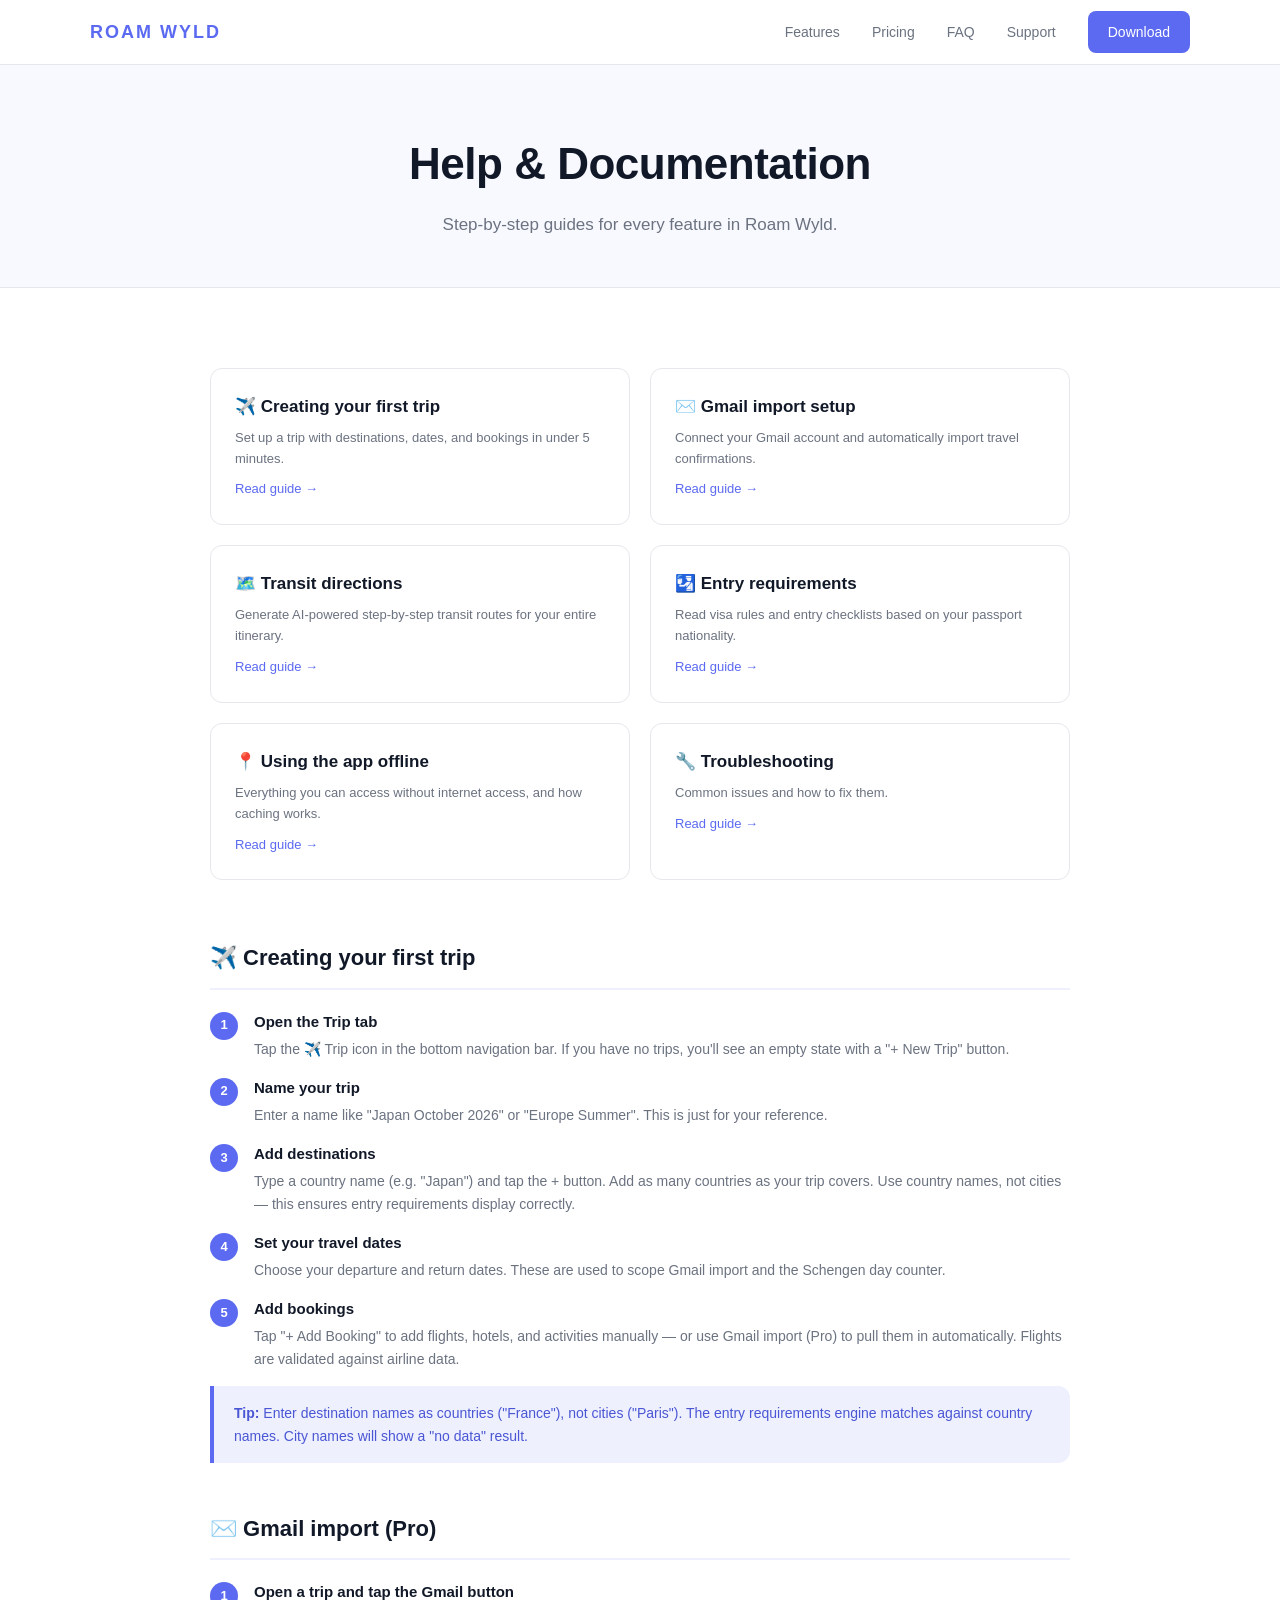
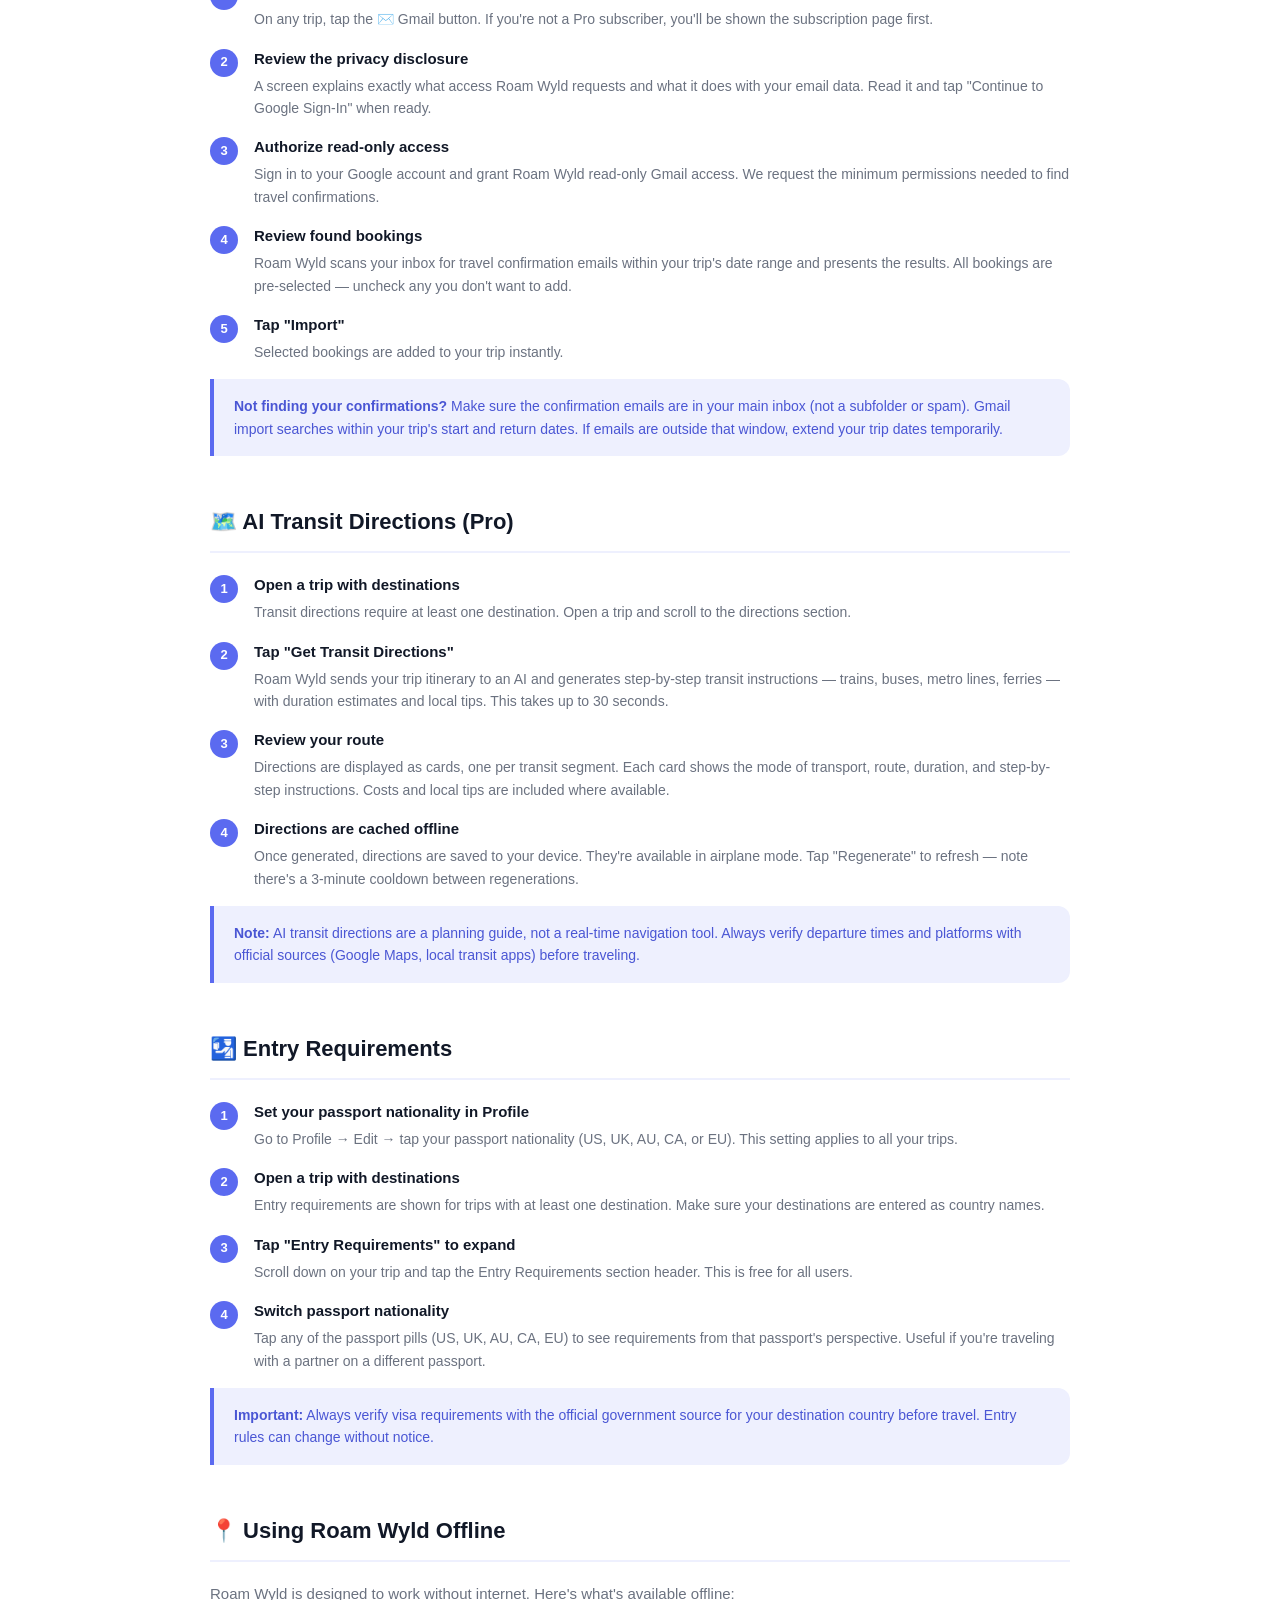
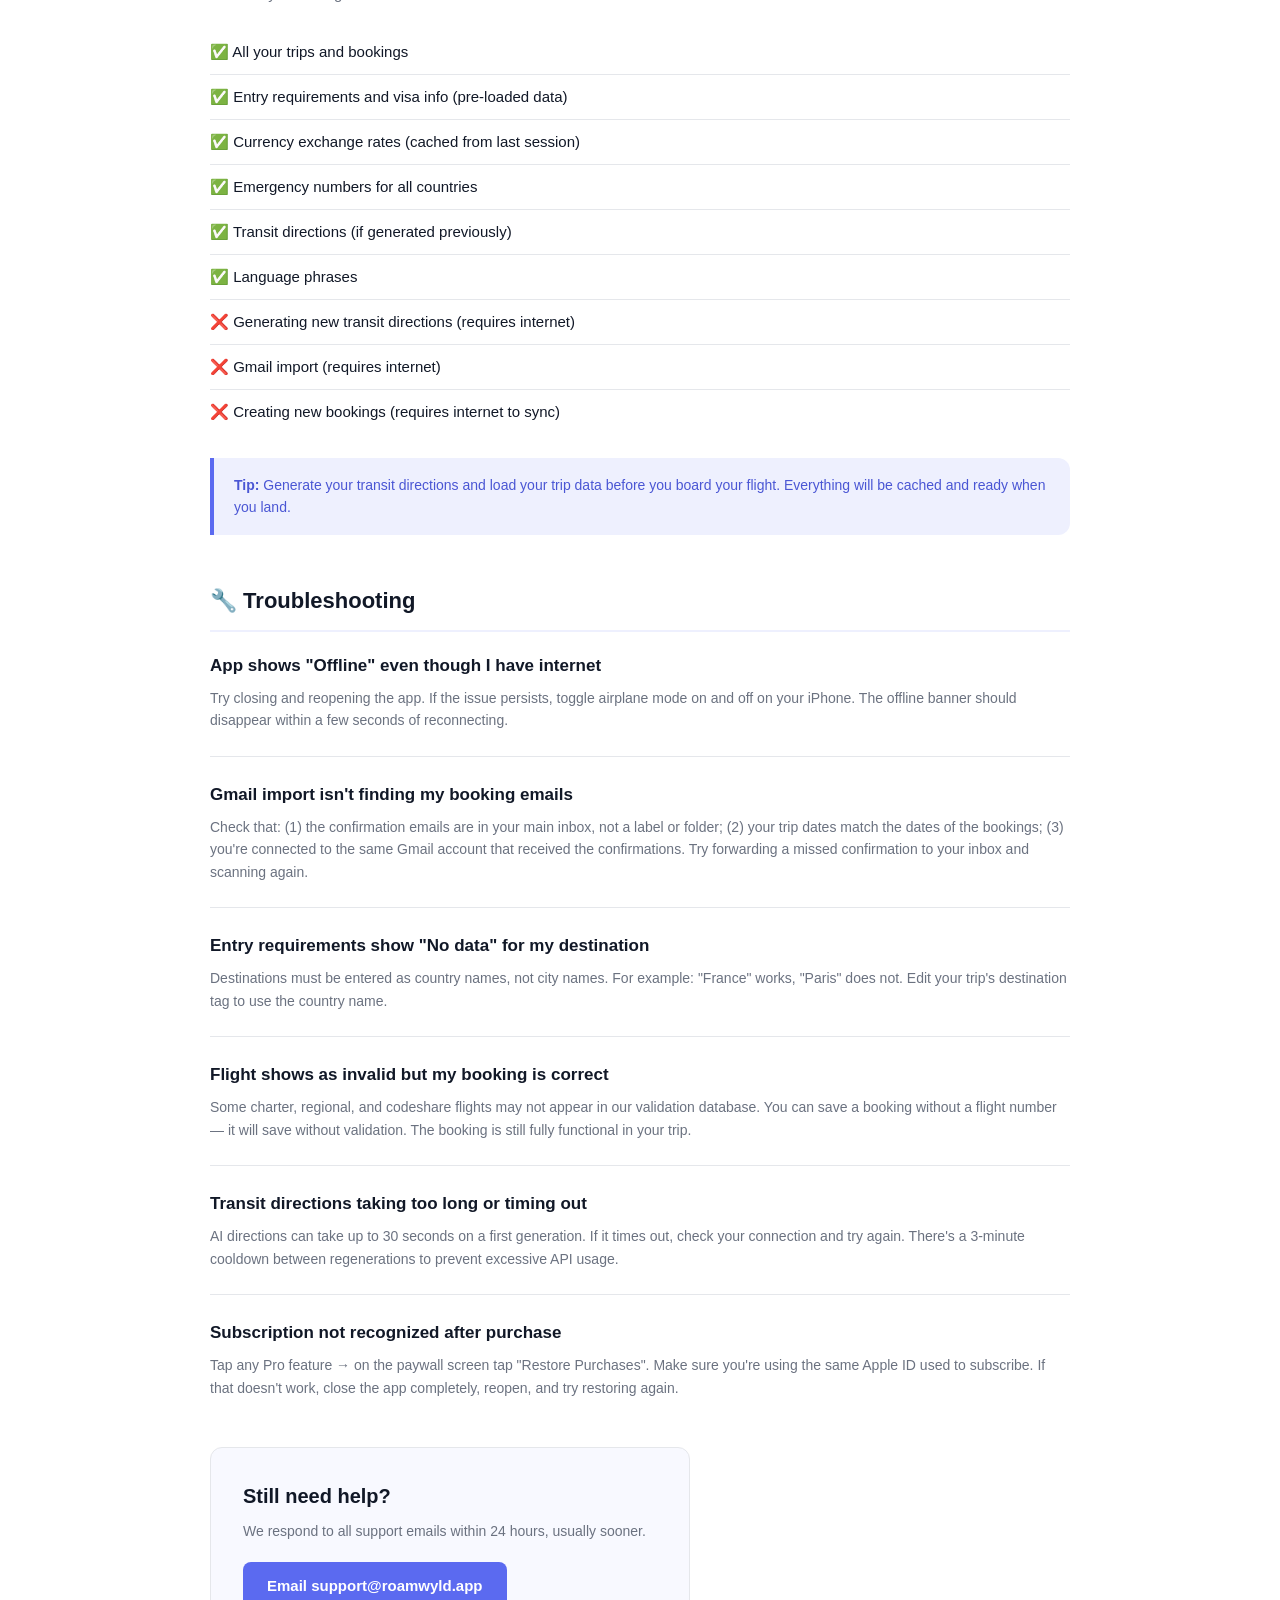
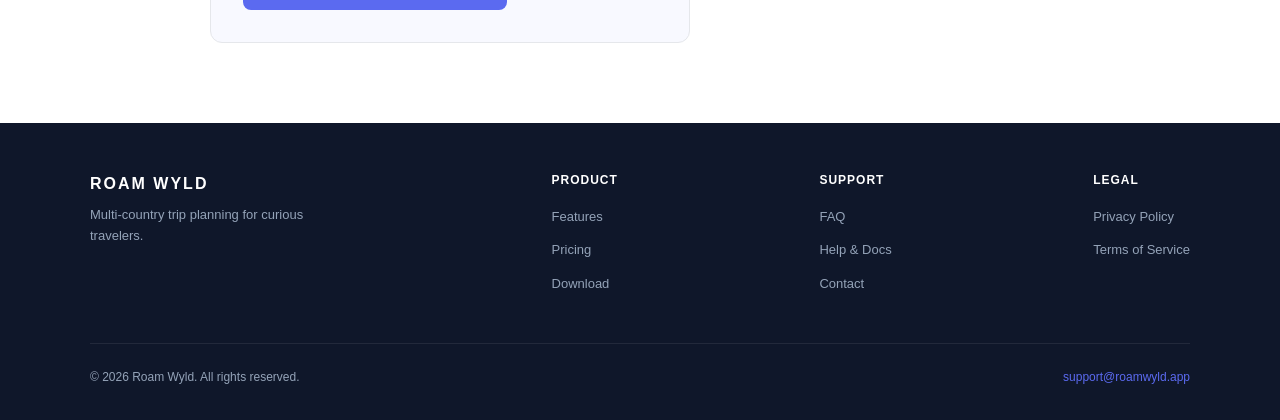
<file: support.html>
<!DOCTYPE html>
<html lang="en">
<head>
  <meta charset="UTF-8" />
  <meta name="viewport" content="width=device-width, initial-scale=1.0" />
  <title>Support & Docs — Roam Wyld</title>
  <meta name="description" content="How-to guides and troubleshooting for Roam Wyld. Creating trips, importing bookings, transit directions, entry requirements, and more." />
  <link rel="stylesheet" href="style.css" />
</head>
<body>

<nav>
  <div class="nav-inner">
    <a href="/" class="nav-logo">ROAM WYLD</a>
    <div class="nav-links">
      <a href="/#features" class="nav-link-hide">Features</a>
      <a href="/#pricing" class="nav-link-hide">Pricing</a>
      <a href="faq.html" class="nav-link-hide">FAQ</a>
      <a href="support.html">Support</a>
      <a href="/#download" class="nav-cta">Download</a>
    </div>
  </div>
</nav>

<div class="page-hero">
  <h1>Help & Documentation</h1>
  <p>Step-by-step guides for every feature in Roam Wyld.</p>
</div>

<section>
  <div class="section-inner" style="max-width:860px;">

    <!-- Quick links -->
    <div class="doc-grid">
      <div class="doc-card">
        <h3>✈️ Creating your first trip</h3>
        <p>Set up a trip with destinations, dates, and bookings in under 5 minutes.</p>
        <p style="margin-top:10px;"><a href="#create-trip">Read guide →</a></p>
      </div>
      <div class="doc-card">
        <h3>✉️ Gmail import setup</h3>
        <p>Connect your Gmail account and automatically import travel confirmations.</p>
        <p style="margin-top:10px;"><a href="#gmail-import">Read guide →</a></p>
      </div>
      <div class="doc-card">
        <h3>🗺️ Transit directions</h3>
        <p>Generate AI-powered step-by-step transit routes for your entire itinerary.</p>
        <p style="margin-top:10px;"><a href="#transit">Read guide →</a></p>
      </div>
      <div class="doc-card">
        <h3>🛂 Entry requirements</h3>
        <p>Read visa rules and entry checklists based on your passport nationality.</p>
        <p style="margin-top:10px;"><a href="#entry-req">Read guide →</a></p>
      </div>
      <div class="doc-card">
        <h3>📍 Using the app offline</h3>
        <p>Everything you can access without internet access, and how caching works.</p>
        <p style="margin-top:10px;"><a href="#offline">Read guide →</a></p>
      </div>
      <div class="doc-card">
        <h3>🔧 Troubleshooting</h3>
        <p>Common issues and how to fix them.</p>
        <p style="margin-top:10px;"><a href="#troubleshooting">Read guide →</a></p>
      </div>
    </div>

    <!-- Creating your first trip -->
    <div class="doc-section" id="create-trip">
      <h2>✈️ Creating your first trip</h2>
      <div class="doc-step">
        <div class="doc-step-num">1</div>
        <div class="doc-step-body">
          <h4>Open the Trip tab</h4>
          <p>Tap the ✈️ Trip icon in the bottom navigation bar. If you have no trips, you'll see an empty state with a "+ New Trip" button.</p>
        </div>
      </div>
      <div class="doc-step">
        <div class="doc-step-num">2</div>
        <div class="doc-step-body">
          <h4>Name your trip</h4>
          <p>Enter a name like "Japan October 2026" or "Europe Summer". This is just for your reference.</p>
        </div>
      </div>
      <div class="doc-step">
        <div class="doc-step-num">3</div>
        <div class="doc-step-body">
          <h4>Add destinations</h4>
          <p>Type a country name (e.g. "Japan") and tap the + button. Add as many countries as your trip covers. Use country names, not cities — this ensures entry requirements display correctly.</p>
        </div>
      </div>
      <div class="doc-step">
        <div class="doc-step-num">4</div>
        <div class="doc-step-body">
          <h4>Set your travel dates</h4>
          <p>Choose your departure and return dates. These are used to scope Gmail import and the Schengen day counter.</p>
        </div>
      </div>
      <div class="doc-step">
        <div class="doc-step-num">5</div>
        <div class="doc-step-body">
          <h4>Add bookings</h4>
          <p>Tap "+ Add Booking" to add flights, hotels, and activities manually — or use Gmail import (Pro) to pull them in automatically. Flights are validated against airline data.</p>
        </div>
      </div>
      <div class="callout">
        <p><strong>Tip:</strong> Enter destination names as countries ("France"), not cities ("Paris"). The entry requirements engine matches against country names. City names will show a "no data" result.</p>
      </div>
    </div>

    <!-- Gmail import -->
    <div class="doc-section" id="gmail-import">
      <h2>✉️ Gmail import (Pro)</h2>
      <div class="doc-step">
        <div class="doc-step-num">1</div>
        <div class="doc-step-body">
          <h4>Open a trip and tap the Gmail button</h4>
          <p>On any trip, tap the ✉️ Gmail button. If you're not a Pro subscriber, you'll be shown the subscription page first.</p>
        </div>
      </div>
      <div class="doc-step">
        <div class="doc-step-num">2</div>
        <div class="doc-step-body">
          <h4>Review the privacy disclosure</h4>
          <p>A screen explains exactly what access Roam Wyld requests and what it does with your email data. Read it and tap "Continue to Google Sign-In" when ready.</p>
        </div>
      </div>
      <div class="doc-step">
        <div class="doc-step-num">3</div>
        <div class="doc-step-body">
          <h4>Authorize read-only access</h4>
          <p>Sign in to your Google account and grant Roam Wyld read-only Gmail access. We request the minimum permissions needed to find travel confirmations.</p>
        </div>
      </div>
      <div class="doc-step">
        <div class="doc-step-num">4</div>
        <div class="doc-step-body">
          <h4>Review found bookings</h4>
          <p>Roam Wyld scans your inbox for travel confirmation emails within your trip's date range and presents the results. All bookings are pre-selected — uncheck any you don't want to add.</p>
        </div>
      </div>
      <div class="doc-step">
        <div class="doc-step-num">5</div>
        <div class="doc-step-body">
          <h4>Tap "Import"</h4>
          <p>Selected bookings are added to your trip instantly.</p>
        </div>
      </div>
      <div class="callout">
        <p><strong>Not finding your confirmations?</strong> Make sure the confirmation emails are in your main inbox (not a subfolder or spam). Gmail import searches within your trip's start and return dates. If emails are outside that window, extend your trip dates temporarily.</p>
      </div>
    </div>

    <!-- Transit directions -->
    <div class="doc-section" id="transit">
      <h2>🗺️ AI Transit Directions (Pro)</h2>
      <div class="doc-step">
        <div class="doc-step-num">1</div>
        <div class="doc-step-body">
          <h4>Open a trip with destinations</h4>
          <p>Transit directions require at least one destination. Open a trip and scroll to the directions section.</p>
        </div>
      </div>
      <div class="doc-step">
        <div class="doc-step-num">2</div>
        <div class="doc-step-body">
          <h4>Tap "Get Transit Directions"</h4>
          <p>Roam Wyld sends your trip itinerary to an AI and generates step-by-step transit instructions — trains, buses, metro lines, ferries — with duration estimates and local tips. This takes up to 30 seconds.</p>
        </div>
      </div>
      <div class="doc-step">
        <div class="doc-step-num">3</div>
        <div class="doc-step-body">
          <h4>Review your route</h4>
          <p>Directions are displayed as cards, one per transit segment. Each card shows the mode of transport, route, duration, and step-by-step instructions. Costs and local tips are included where available.</p>
        </div>
      </div>
      <div class="doc-step">
        <div class="doc-step-num">4</div>
        <div class="doc-step-body">
          <h4>Directions are cached offline</h4>
          <p>Once generated, directions are saved to your device. They're available in airplane mode. Tap "Regenerate" to refresh — note there's a 3-minute cooldown between regenerations.</p>
        </div>
      </div>
      <div class="callout">
        <p><strong>Note:</strong> AI transit directions are a planning guide, not a real-time navigation tool. Always verify departure times and platforms with official sources (Google Maps, local transit apps) before traveling.</p>
      </div>
    </div>

    <!-- Entry requirements -->
    <div class="doc-section" id="entry-req">
      <h2>🛂 Entry Requirements</h2>
      <div class="doc-step">
        <div class="doc-step-num">1</div>
        <div class="doc-step-body">
          <h4>Set your passport nationality in Profile</h4>
          <p>Go to Profile → Edit → tap your passport nationality (US, UK, AU, CA, or EU). This setting applies to all your trips.</p>
        </div>
      </div>
      <div class="doc-step">
        <div class="doc-step-num">2</div>
        <div class="doc-step-body">
          <h4>Open a trip with destinations</h4>
          <p>Entry requirements are shown for trips with at least one destination. Make sure your destinations are entered as country names.</p>
        </div>
      </div>
      <div class="doc-step">
        <div class="doc-step-num">3</div>
        <div class="doc-step-body">
          <h4>Tap "Entry Requirements" to expand</h4>
          <p>Scroll down on your trip and tap the Entry Requirements section header. This is free for all users.</p>
        </div>
      </div>
      <div class="doc-step">
        <div class="doc-step-num">4</div>
        <div class="doc-step-body">
          <h4>Switch passport nationality</h4>
          <p>Tap any of the passport pills (US, UK, AU, CA, EU) to see requirements from that passport's perspective. Useful if you're traveling with a partner on a different passport.</p>
        </div>
      </div>
      <div class="callout">
        <p><strong>Important:</strong> Always verify visa requirements with the official government source for your destination country before travel. Entry rules can change without notice.</p>
      </div>
    </div>

    <!-- Offline -->
    <div class="doc-section" id="offline">
      <h2>📍 Using Roam Wyld Offline</h2>
      <p style="font-size:15px;color:var(--text-muted);margin-bottom:24px;">Roam Wyld is designed to work without internet. Here's what's available offline:</p>
      <ul style="list-style:none;margin-bottom:24px;">
        <li style="padding:10px 0;border-bottom:1px solid var(--border);font-size:15px;">✅ All your trips and bookings</li>
        <li style="padding:10px 0;border-bottom:1px solid var(--border);font-size:15px;">✅ Entry requirements and visa info (pre-loaded data)</li>
        <li style="padding:10px 0;border-bottom:1px solid var(--border);font-size:15px;">✅ Currency exchange rates (cached from last session)</li>
        <li style="padding:10px 0;border-bottom:1px solid var(--border);font-size:15px;">✅ Emergency numbers for all countries</li>
        <li style="padding:10px 0;border-bottom:1px solid var(--border);font-size:15px;">✅ Transit directions (if generated previously)</li>
        <li style="padding:10px 0;border-bottom:1px solid var(--border);font-size:15px;">✅ Language phrases</li>
        <li style="padding:10px 0;border-bottom:1px solid var(--border);font-size:15px;">❌ Generating new transit directions (requires internet)</li>
        <li style="padding:10px 0;border-bottom:1px solid var(--border);font-size:15px;">❌ Gmail import (requires internet)</li>
        <li style="padding:10px 0;font-size:15px;">❌ Creating new bookings (requires internet to sync)</li>
      </ul>
      <div class="callout">
        <p><strong>Tip:</strong> Generate your transit directions and load your trip data before you board your flight. Everything will be cached and ready when you land.</p>
      </div>
    </div>

    <!-- Troubleshooting -->
    <div class="doc-section" id="troubleshooting">
      <h2>🔧 Troubleshooting</h2>

      <div style="margin-bottom:24px;">
        <h3 style="font-size:17px;font-weight:700;margin-bottom:8px;">App shows "Offline" even though I have internet</h3>
        <p style="font-size:14px;color:var(--text-muted);">Try closing and reopening the app. If the issue persists, toggle airplane mode on and off on your iPhone. The offline banner should disappear within a few seconds of reconnecting.</p>
      </div>
      <div style="margin-bottom:24px;border-top:1px solid var(--border);padding-top:24px;">
        <h3 style="font-size:17px;font-weight:700;margin-bottom:8px;">Gmail import isn't finding my booking emails</h3>
        <p style="font-size:14px;color:var(--text-muted);">Check that: (1) the confirmation emails are in your main inbox, not a label or folder; (2) your trip dates match the dates of the bookings; (3) you're connected to the same Gmail account that received the confirmations. Try forwarding a missed confirmation to your inbox and scanning again.</p>
      </div>
      <div style="margin-bottom:24px;border-top:1px solid var(--border);padding-top:24px;">
        <h3 style="font-size:17px;font-weight:700;margin-bottom:8px;">Entry requirements show "No data" for my destination</h3>
        <p style="font-size:14px;color:var(--text-muted);">Destinations must be entered as country names, not city names. For example: "France" works, "Paris" does not. Edit your trip's destination tag to use the country name.</p>
      </div>
      <div style="margin-bottom:24px;border-top:1px solid var(--border);padding-top:24px;">
        <h3 style="font-size:17px;font-weight:700;margin-bottom:8px;">Flight shows as invalid but my booking is correct</h3>
        <p style="font-size:14px;color:var(--text-muted);">Some charter, regional, and codeshare flights may not appear in our validation database. You can save a booking without a flight number — it will save without validation. The booking is still fully functional in your trip.</p>
      </div>
      <div style="margin-bottom:24px;border-top:1px solid var(--border);padding-top:24px;">
        <h3 style="font-size:17px;font-weight:700;margin-bottom:8px;">Transit directions taking too long or timing out</h3>
        <p style="font-size:14px;color:var(--text-muted);">AI directions can take up to 30 seconds on a first generation. If it times out, check your connection and try again. There's a 3-minute cooldown between regenerations to prevent excessive API usage.</p>
      </div>
      <div style="margin-bottom:24px;border-top:1px solid var(--border);padding-top:24px;">
        <h3 style="font-size:17px;font-weight:700;margin-bottom:8px;">Subscription not recognized after purchase</h3>
        <p style="font-size:14px;color:var(--text-muted);">Tap any Pro feature → on the paywall screen tap "Restore Purchases". Make sure you're using the same Apple ID used to subscribe. If that doesn't work, close the app completely, reopen, and try restoring again.</p>
      </div>
    </div>

    <!-- Contact -->
    <div class="contact-box">
      <h3>Still need help?</h3>
      <p>We respond to all support emails within 24 hours, usually sooner.</p>
      <a href="mailto:support@roamwyld.app" class="contact-email">Email support@roamwyld.app</a>
    </div>

  </div>
</section>

<footer>
  <div class="footer-inner">
    <div class="footer-top">
      <div class="footer-brand">
        <div class="logo">ROAM WYLD</div>
        <p>Multi-country trip planning for curious travelers.</p>
      </div>
      <div class="footer-links">
        <h4>Product</h4>
        <ul>
          <li><a href="/#features">Features</a></li>
          <li><a href="/#pricing">Pricing</a></li>
          <li><a href="/#download">Download</a></li>
        </ul>
      </div>
      <div class="footer-links">
        <h4>Support</h4>
        <ul>
          <li><a href="faq.html">FAQ</a></li>
          <li><a href="support.html">Help & Docs</a></li>
          <li><a href="mailto:support@roamwyld.app">Contact</a></li>
        </ul>
      </div>
      <div class="footer-links">
        <h4>Legal</h4>
        <ul>
          <li><a href="privacy.html">Privacy Policy</a></li>
          <li><a href="terms.html">Terms of Service</a></li>
        </ul>
      </div>
    </div>
    <div class="footer-bottom">
      <span>© 2026 Roam Wyld. All rights reserved.</span>
      <span><a href="mailto:support@roamwyld.app">support@roamwyld.app</a></span>
    </div>
  </div>
</footer>

</body>
</html>
</file>
<file: style.css>
*, *::before, *::after { box-sizing: border-box; margin: 0; padding: 0; }

:root {
  --primary: #5B6AF0;
  --primary-dark: #4A56D4;
  --primary-light: #EEF0FE;
  --hero: #0F172A;
  --hero2: #1E293B;
  --bg: #FFFFFF;
  --bg-alt: #F8F9FF;
  --text: #111827;
  --text-muted: #6B7280;
  --text-light: #9CA3AF;
  --border: #E5E7EB;
  --success: #10B981;
  --success-bg: #ECFDF5;
  --radius: 12px;
  --shadow: 0 4px 24px rgba(91,106,240,0.10);
  --shadow-sm: 0 2px 8px rgba(0,0,0,0.07);
}

html { scroll-behavior: smooth; }
body { font-family: -apple-system, BlinkMacSystemFont, 'Segoe UI', Roboto, sans-serif; color: var(--text); background: var(--bg); line-height: 1.6; }

a { color: var(--primary); text-decoration: none; }
a:hover { text-decoration: underline; }

/* NAV */
nav {
  position: sticky; top: 0; z-index: 100;
  background: rgba(255,255,255,0.95); backdrop-filter: blur(12px);
  border-bottom: 1px solid var(--border);
  padding: 0 24px;
}
.nav-inner {
  max-width: 1100px; margin: 0 auto;
  display: flex; align-items: center; justify-content: space-between;
  height: 64px;
}
.nav-logo { font-weight: 800; font-size: 18px; letter-spacing: 2px; color: var(--primary); text-decoration: none; }
.nav-links { display: flex; gap: 32px; align-items: center; }
.nav-links a { font-size: 14px; font-weight: 500; color: var(--text-muted); text-decoration: none; }
.nav-links a:hover { color: var(--text); }
.nav-cta {
  background: var(--primary); color: #fff !important;
  padding: 10px 20px; border-radius: 8px; font-weight: 600;
}
.nav-cta:hover { background: var(--primary-dark); text-decoration: none !important; }

/* HERO */
.hero {
  background: linear-gradient(135deg, var(--hero) 0%, var(--hero2) 100%);
  color: #fff; text-align: center; padding: 100px 24px 80px;
}
.hero-badge {
  display: inline-block; background: rgba(91,106,240,0.25); color: #a5b4fc;
  font-size: 12px; font-weight: 700; letter-spacing: 1.5px; text-transform: uppercase;
  padding: 6px 16px; border-radius: 20px; margin-bottom: 24px;
  border: 1px solid rgba(91,106,240,0.4);
}
.hero h1 { font-size: clamp(36px, 6vw, 64px); font-weight: 800; line-height: 1.1; margin-bottom: 20px; letter-spacing: -1px; }
.hero h1 span { color: #a5b4fc; }
.hero p { font-size: clamp(16px, 2.5vw, 20px); color: #94A3B8; max-width: 560px; margin: 0 auto 40px; }
.hero-actions { display: flex; flex-direction: column; align-items: center; gap: 12px; }
.btn-appstore {
  display: inline-flex; align-items: center; gap: 12px;
  background: #fff; color: var(--text) !important; text-decoration: none !important;
  padding: 14px 28px; border-radius: var(--radius); font-weight: 700; font-size: 16px;
  box-shadow: 0 8px 32px rgba(0,0,0,0.3); transition: transform 0.15s, box-shadow 0.15s;
}
.btn-appstore:hover { transform: translateY(-2px); box-shadow: 0 12px 40px rgba(0,0,0,0.4); }
.btn-appstore-icon { font-size: 24px; line-height: 1; }
.btn-appstore-text { display: flex; flex-direction: column; text-align: left; }
.btn-appstore-sub { font-size: 11px; font-weight: 400; color: var(--text-muted); }
.hero-meta { font-size: 13px; color: #64748B; }
.hero-screenshot {
  max-width: 900px; margin: 64px auto 0;
  background: rgba(255,255,255,0.05); border-radius: 20px;
  border: 1px solid rgba(255,255,255,0.08);
  height: 360px; display: flex; align-items: center; justify-content: center;
}
.hero-screenshot-placeholder { color: #334155; font-size: 14px; font-weight: 500; }

/* SECTIONS */
section { padding: 80px 24px; }
.section-inner { max-width: 1100px; margin: 0 auto; }
.section-label { font-size: 12px; font-weight: 700; letter-spacing: 2px; text-transform: uppercase; color: var(--primary); margin-bottom: 12px; }
.section-title { font-size: clamp(28px, 4vw, 40px); font-weight: 800; letter-spacing: -0.5px; margin-bottom: 16px; }
.section-sub { font-size: 17px; color: var(--text-muted); max-width: 560px; margin-bottom: 56px; }

/* FEATURES */
.features-bg { background: var(--bg-alt); }
.features-grid { display: grid; grid-template-columns: repeat(auto-fit, minmax(300px, 1fr)); gap: 24px; }
.feature-card {
  background: var(--bg); border-radius: var(--radius); padding: 28px;
  border: 1px solid var(--border); box-shadow: var(--shadow-sm);
  transition: box-shadow 0.2s, transform 0.2s;
}
.feature-card:hover { box-shadow: var(--shadow); transform: translateY(-2px); }
.feature-icon { font-size: 32px; margin-bottom: 16px; display: block; }
.feature-card h3 { font-size: 18px; font-weight: 700; margin-bottom: 8px; }
.feature-card p { font-size: 14px; color: var(--text-muted); line-height: 1.6; }
.feature-badge {
  display: inline-block; font-size: 11px; font-weight: 700;
  padding: 3px 10px; border-radius: 20px; margin-top: 12px;
}
.badge-free { background: var(--success-bg); color: var(--success); }
.badge-pro { background: var(--primary-light); color: var(--primary); }

/* HOW IT WORKS */
.steps { display: grid; grid-template-columns: repeat(auto-fit, minmax(240px, 1fr)); gap: 32px; margin-top: 56px; }
.step { text-align: center; }
.step-number {
  width: 48px; height: 48px; border-radius: 50%;
  background: var(--primary-light); color: var(--primary);
  font-weight: 800; font-size: 20px;
  display: flex; align-items: center; justify-content: center;
  margin: 0 auto 20px;
}
.step h3 { font-size: 18px; font-weight: 700; margin-bottom: 8px; }
.step p { font-size: 14px; color: var(--text-muted); }

/* PRICING */
.pricing-bg { background: var(--bg-alt); }
.pricing-grid { display: grid; grid-template-columns: repeat(auto-fit, minmax(300px, 1fr)); gap: 24px; max-width: 720px; }
.pricing-card {
  background: var(--bg); border-radius: var(--radius);
  padding: 32px; border: 1px solid var(--border);
}
.pricing-card.featured {
  border-color: var(--primary); box-shadow: var(--shadow);
  position: relative;
}
.pricing-badge {
  position: absolute; top: -12px; left: 50%; transform: translateX(-50%);
  background: var(--primary); color: #fff;
  font-size: 11px; font-weight: 700; padding: 4px 14px; border-radius: 20px; white-space: nowrap;
}
.pricing-name { font-size: 14px; font-weight: 700; color: var(--text-muted); text-transform: uppercase; letter-spacing: 1px; margin-bottom: 8px; }
.pricing-price { font-size: 40px; font-weight: 800; margin-bottom: 4px; }
.pricing-price span { font-size: 16px; font-weight: 400; color: var(--text-muted); }
.pricing-annual { font-size: 13px; color: var(--success); font-weight: 600; margin-bottom: 24px; }
.pricing-features { list-style: none; margin-bottom: 28px; }
.pricing-features li { display: flex; align-items: flex-start; gap: 10px; font-size: 14px; padding: 7px 0; border-bottom: 1px solid var(--border); }
.pricing-features li:last-child { border-bottom: none; }
.check { color: var(--success); font-weight: 700; flex-shrink: 0; }
.pricing-btn {
  display: block; text-align: center; padding: 14px;
  border-radius: 10px; font-weight: 700; font-size: 15px;
  text-decoration: none !important; transition: opacity 0.15s;
}
.pricing-btn-primary { background: var(--primary); color: #fff !important; }
.pricing-btn-primary:hover { opacity: 0.9; }
.pricing-btn-secondary { background: var(--bg-alt); color: var(--text) !important; border: 1px solid var(--border); }
.pricing-trial { font-size: 12px; color: var(--text-light); text-align: center; margin-top: 10px; }

/* FAQ PREVIEW */
.faq-list { max-width: 720px; margin-top: 40px; }
.faq-item { border-bottom: 1px solid var(--border); padding: 24px 0; }
.faq-item:first-child { border-top: 1px solid var(--border); }
.faq-q { font-size: 16px; font-weight: 700; margin-bottom: 10px; }
.faq-a { font-size: 14px; color: var(--text-muted); line-height: 1.7; }

/* CTA BAND */
.cta-band {
  background: linear-gradient(135deg, var(--primary) 0%, #7C3AED 100%);
  text-align: center; padding: 80px 24px; color: #fff;
}
.cta-band h2 { font-size: clamp(28px, 4vw, 40px); font-weight: 800; margin-bottom: 12px; }
.cta-band p { font-size: 17px; color: rgba(255,255,255,0.75); margin-bottom: 36px; }

/* FOOTER */
footer {
  background: var(--hero); color: #94A3B8;
  padding: 48px 24px 32px;
}
.footer-inner { max-width: 1100px; margin: 0 auto; }
.footer-top { display: flex; justify-content: space-between; align-items: flex-start; flex-wrap: wrap; gap: 32px; margin-bottom: 40px; }
.footer-brand .logo { font-weight: 800; letter-spacing: 2px; font-size: 16px; color: #fff; }
.footer-brand p { font-size: 13px; margin-top: 8px; max-width: 260px; }
.footer-links h4 { font-size: 12px; font-weight: 700; text-transform: uppercase; letter-spacing: 1px; color: #fff; margin-bottom: 12px; }
.footer-links ul { list-style: none; }
.footer-links ul li { margin-bottom: 8px; }
.footer-links ul a { font-size: 13px; color: #94A3B8; text-decoration: none; }
.footer-links ul a:hover { color: #fff; }
.footer-bottom { border-top: 1px solid rgba(255,255,255,0.08); padding-top: 24px; display: flex; justify-content: space-between; flex-wrap: wrap; gap: 12px; font-size: 12px; }

/* PAGE HERO */
.page-hero { background: var(--bg-alt); padding: 64px 24px 48px; border-bottom: 1px solid var(--border); text-align: center; }
.page-hero h1 { font-size: clamp(28px, 4vw, 44px); font-weight: 800; letter-spacing: -0.5px; margin-bottom: 12px; }
.page-hero p { font-size: 17px; color: var(--text-muted); max-width: 480px; margin: 0 auto; }

/* SUPPORT DOCS */
.doc-grid { display: grid; grid-template-columns: repeat(auto-fit, minmax(280px, 1fr)); gap: 20px; margin-bottom: 60px; }
.doc-card { border: 1px solid var(--border); border-radius: var(--radius); padding: 24px; background: var(--bg); }
.doc-card h3 { font-size: 17px; font-weight: 700; margin-bottom: 8px; }
.doc-card p { font-size: 13px; color: var(--text-muted); }
.doc-section { margin-bottom: 48px; }
.doc-section h2 { font-size: 22px; font-weight: 700; margin-bottom: 20px; padding-bottom: 12px; border-bottom: 2px solid var(--primary-light); }
.doc-step { display: flex; gap: 16px; margin-bottom: 16px; }
.doc-step-num { width: 28px; height: 28px; border-radius: 50%; background: var(--primary); color: #fff; font-size: 13px; font-weight: 700; display: flex; align-items: center; justify-content: center; flex-shrink: 0; margin-top: 2px; }
.doc-step-body h4 { font-size: 15px; font-weight: 700; margin-bottom: 4px; }
.doc-step-body p { font-size: 14px; color: var(--text-muted); }
.callout { background: var(--primary-light); border-left: 4px solid var(--primary); border-radius: 0 var(--radius) var(--radius) 0; padding: 16px 20px; margin: 16px 0; }
.callout p { font-size: 14px; color: var(--primary-dark); margin: 0; }
.callout strong { color: var(--primary-dark); }

/* CONTACT */
.contact-box { background: var(--bg-alt); border: 1px solid var(--border); border-radius: var(--radius); padding: 32px; max-width: 480px; margin-top: 32px; }
.contact-box h3 { font-size: 20px; font-weight: 700; margin-bottom: 8px; }
.contact-box p { font-size: 14px; color: var(--text-muted); margin-bottom: 20px; }
.contact-email { display: inline-block; background: var(--primary); color: #fff; padding: 12px 24px; border-radius: 8px; font-weight: 600; font-size: 15px; text-decoration: none; }
.contact-email:hover { background: var(--primary-dark); text-decoration: none; }

@media (max-width: 640px) {
  .nav-links .nav-link-hide { display: none; }
  .footer-top { flex-direction: column; }
  .pricing-grid { grid-template-columns: 1fr; }
}
</file>
